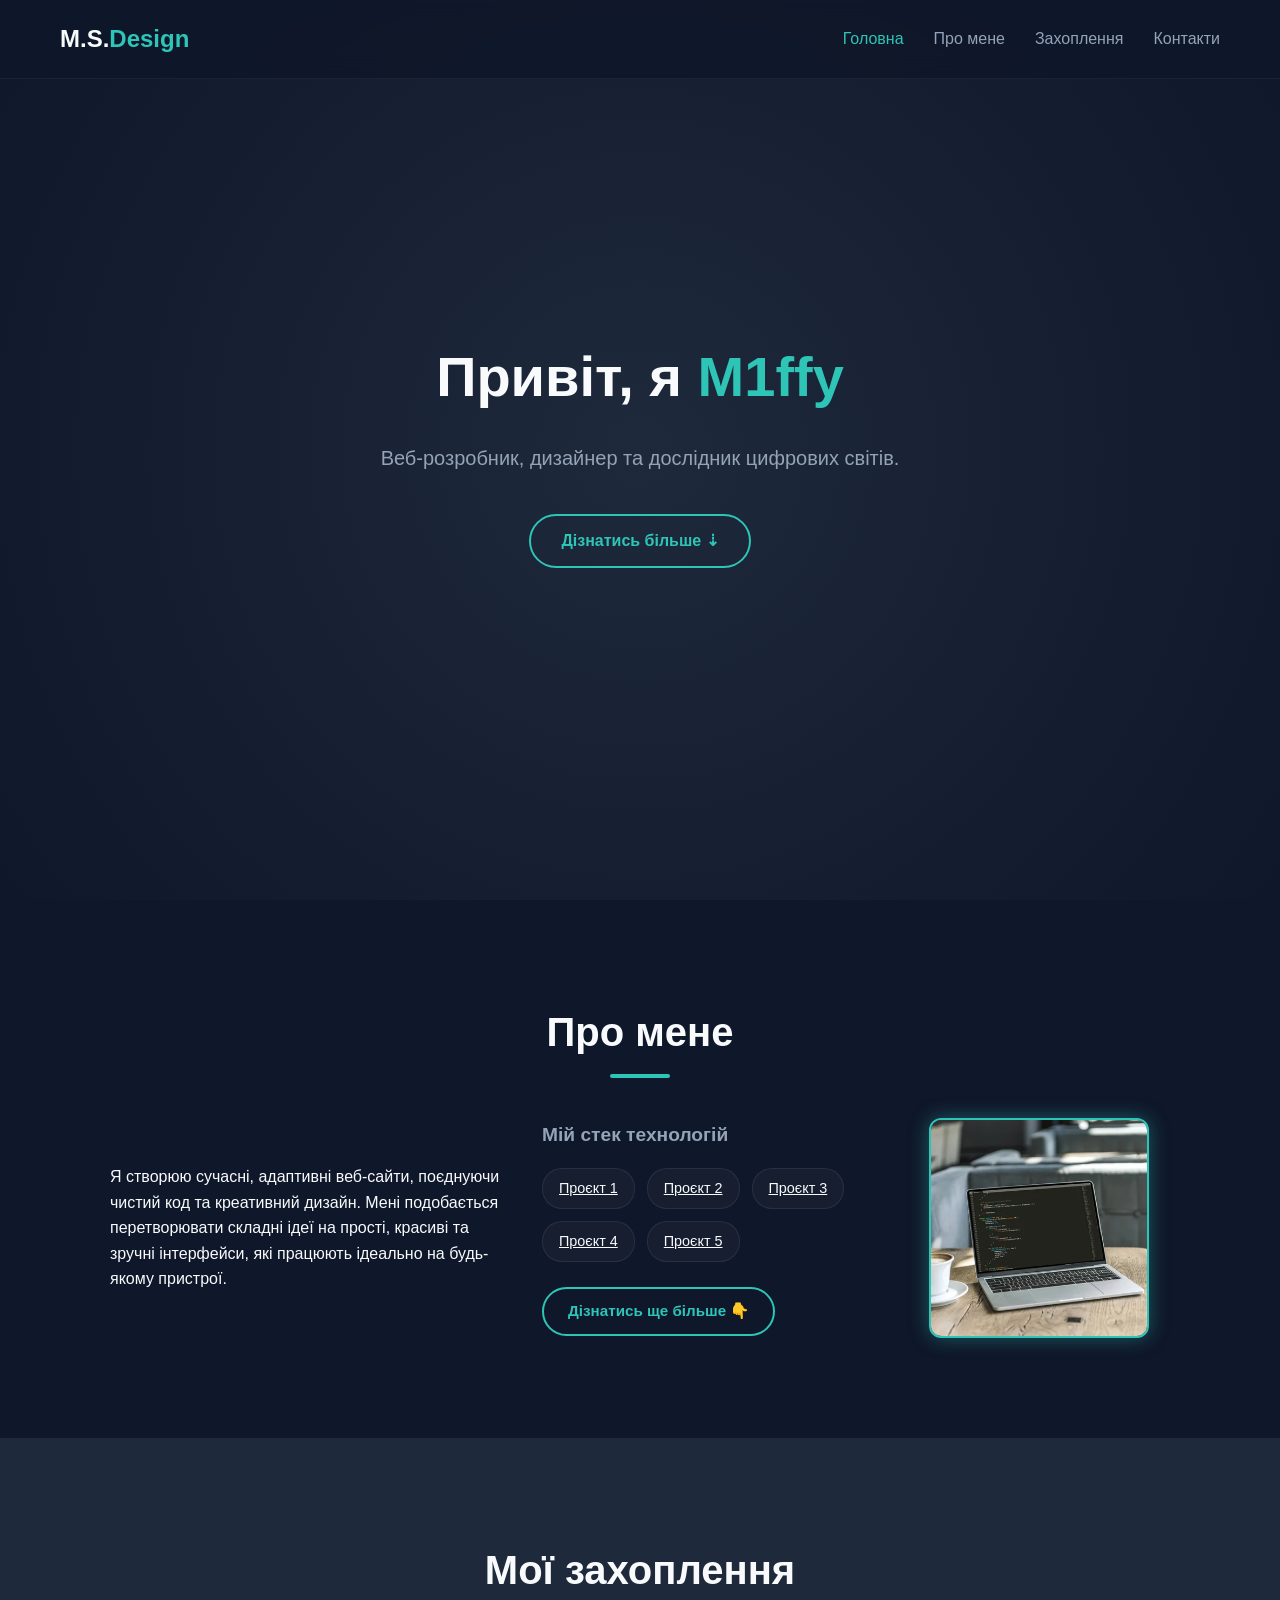
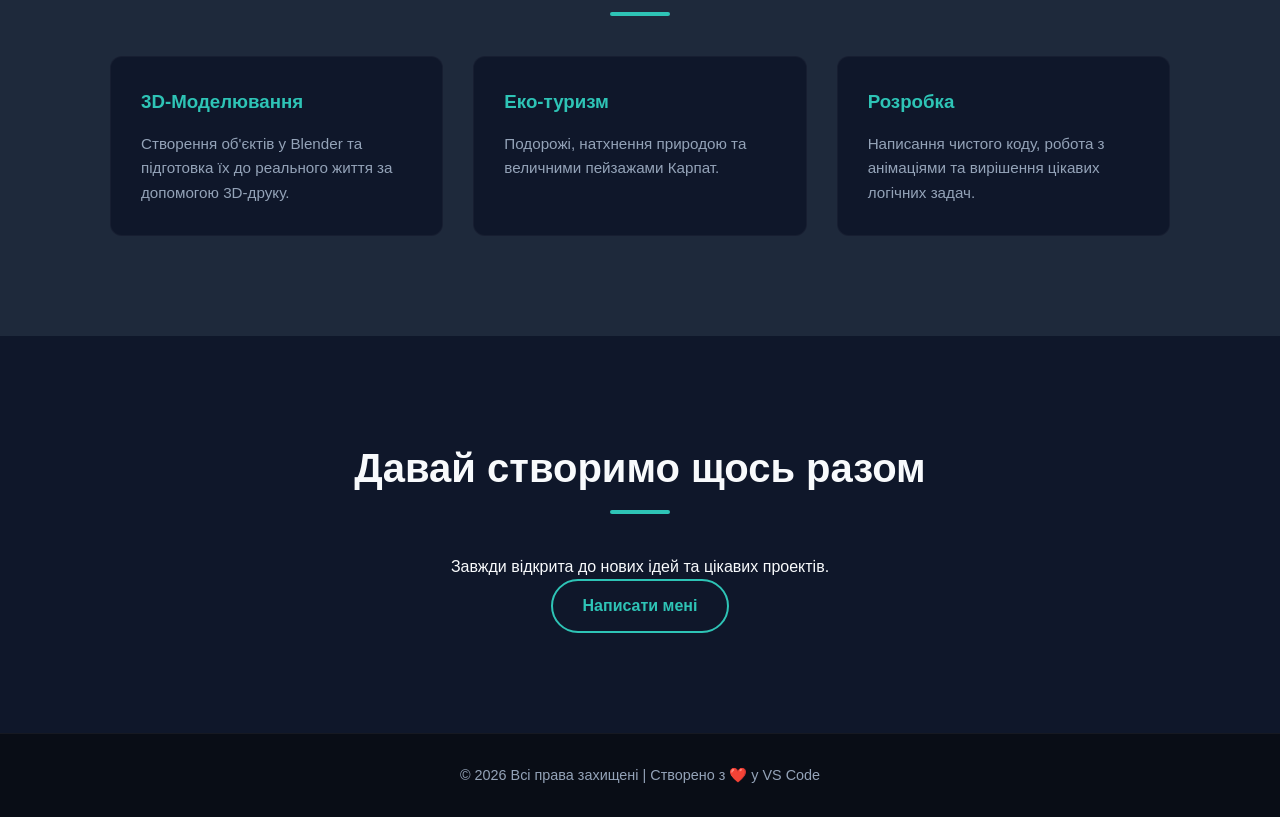
<file: index.html>
<!DOCTYPE html>
<html lang="uk">

<head>
    <meta charset="UTF-8">
    <meta name="viewport" content="width=device-width, initial-scale=1.0">
    <title>Мій Персональний Сайт</title>
    <link rel="stylesheet" href="styles.css">
</head>

<body>

    <header>
        <nav class="navbar">
            <a href="#" class="logo">M.S.<span>Design</span></a>
            <ul class="nav-menu">
                <li><a href="#home" class="nav-link active">Головна</a></li>
                <li><a href="#about" class="nav-link">Про мене</a></li>
                <li><a href="#hobbies" class="nav-link">Захоплення</a></li>
                <li><a href="#contacts" class="nav-link">Контакти</a></li>
            </ul>
            <div class="hamburger">
                <span class="bar"></span>
                <span class="bar"></span>
                <span class="bar"></span>
            </div>
        </nav>
    </header>

    <section id="home" class="hero">
        <div class="hero-content">
            <h1>Привіт, я <span class="highlight">M1ffy</span></h1>
            <p>Веб-розробник, дизайнер та дослідник цифрових світів.</p>
            <a href="#about" class="btn">Дізнатись більше ⇣ </a>
        </div>
    </section>

    <section id="about" class="section-padding">
        <div class="container">
            <h2>Про мене</h2>
            <div class="about-grid">

                <div class="about-box">
                    <p>Я створюю сучасні, адаптивні веб-сайти, поєднуючи чистий код та креативний дизайн. Мені
                        подобається перетворювати складні ідеї на прості, красиві та зручні інтерфейси, які працюють
                        ідеально на будь-якому пристрої.</p>
                </div>

                <div class="skills-wrapper">
                    <div class="skills-box">
                        <h3>Мій стек технологій</h3>

                        <a href="projekt1/index.html" class="skill-tag">Проєкт 1</a>
                        <a href="projekt2/index.html" class="skill-tag">Проєкт 2</a>
                        <a href="projekt3/index.html" class="skill-tag">Проєкт 3</a>
                        <a href="projekt4/index.html" class="skill-tag">Проєкт 4</a>
                        <a href="projekt5/index.html" class="skill-tag">Проєкт 5</a>
                    </div>
                    <a href="#hobbies" class="btn btn-more">Дізнатись ще більше 👇 </a>
                </div>

                <div class="about-img">

                    <img src="photo1.jpg.jpg" alt="M1ffy">
                </div>

            </div>
        </div>
    </section>

    <section id="hobbies" class="section-padding alternative-bg">
        <div class="container">
            <h2>Мої захоплення</h2>
            <div class="grid">
                <div class="card">
                    <h3>3D-Моделювання</h3>
                    <p>Створення об'єктів у Blender та підготовка їх до реального життя за допомогою 3D-друку.</p>
                </div>
                <div class="card">
                    <h3>Еко-туризм</h3>
                    <p>Подорожі, натхнення природою та величними пейзажами Карпат.</p>
                </div>
                <div class="card">
                    <h3>Розробка</h3>
                    <p>Написання чистого коду, робота з анімаціями та вирішення цікавих логічних задач.</p>
                </div>
            </div>
        </div>
    </section>

    <section id="contacts" class="section-padding">
        <div class="container text-center">
            <h2>Давай створимо щось разом</h2>
            <p>Завжди відкрита до нових ідей та цікавих проектів.</p>
            <a href="mailto:fili12121294@gmail.com" class="btn btn-glow">Написати мені</a>
        </div>
    </section>

    <footer>
        <p>&copy; 2026 Всі права захищені | Створено з ❤️ у VS Code</p>
    </footer>

    <script src="script.js"></script>
</body>

</html>
</file>
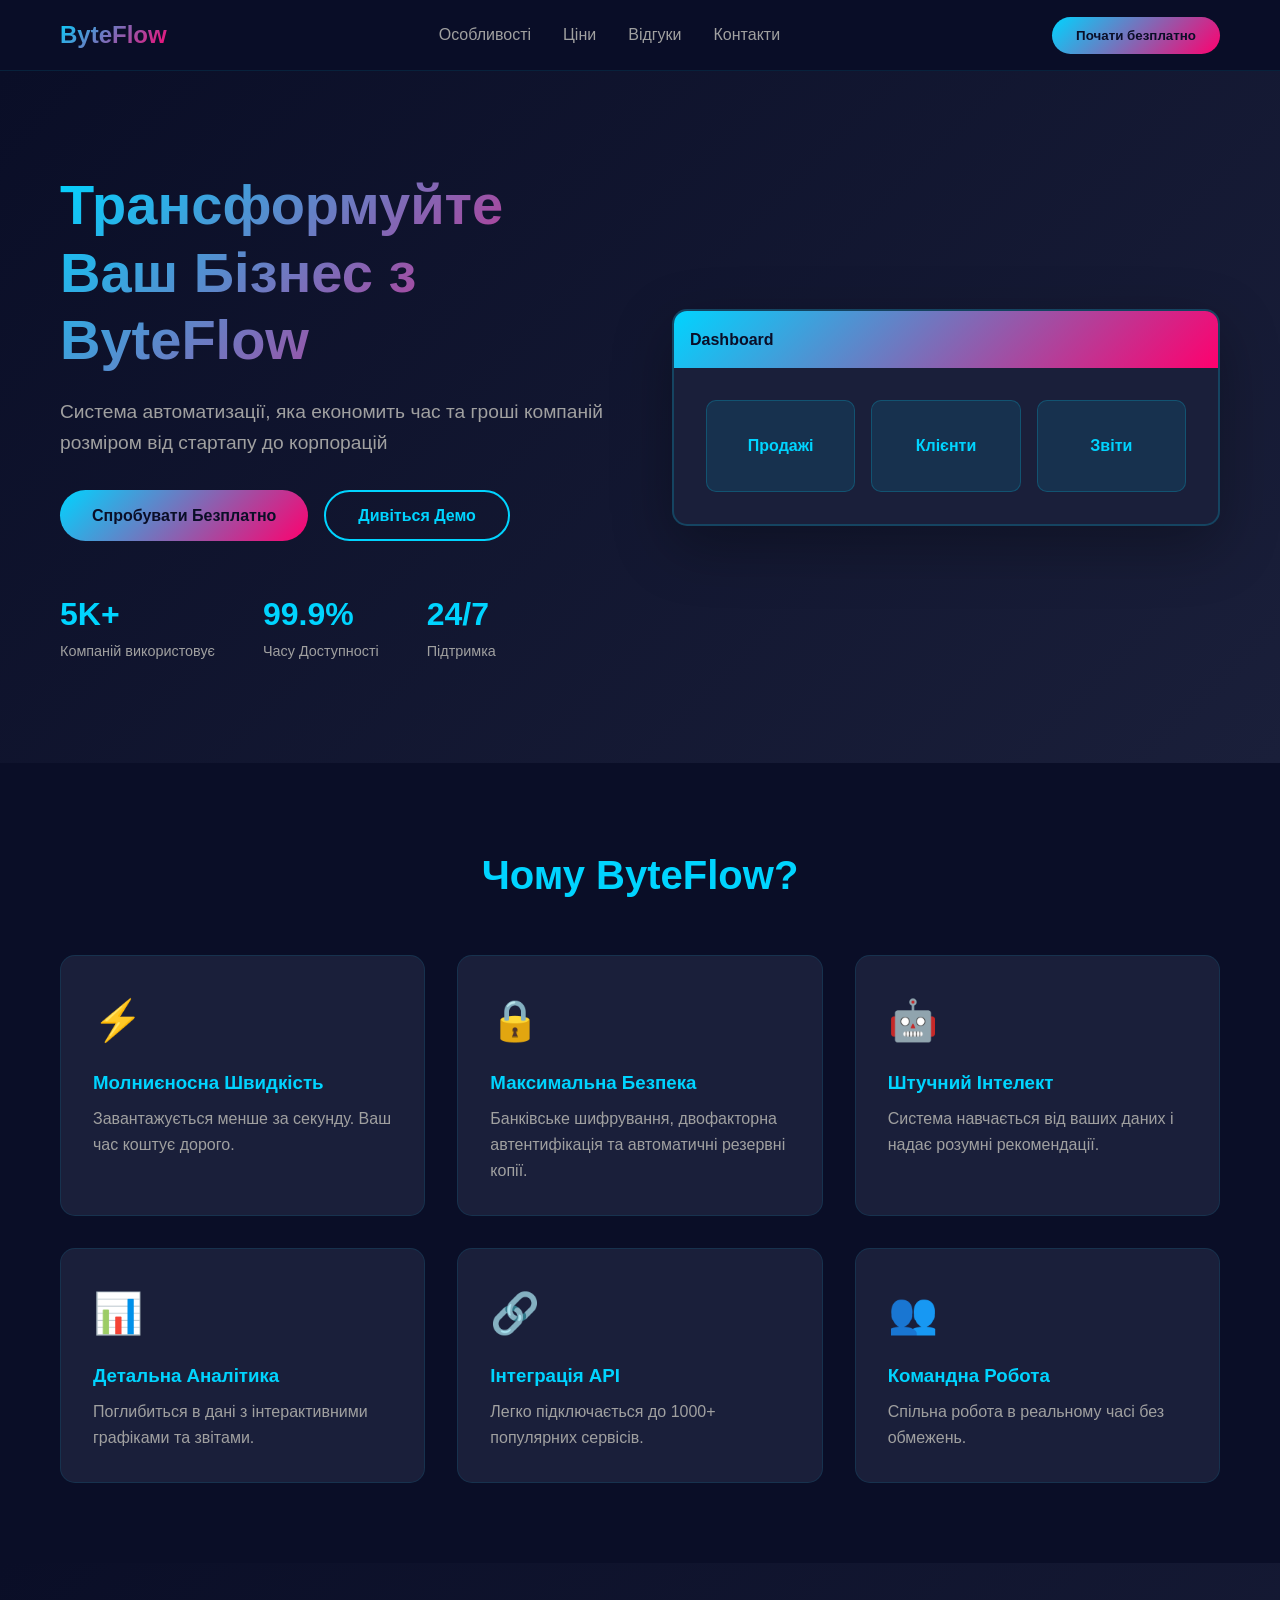
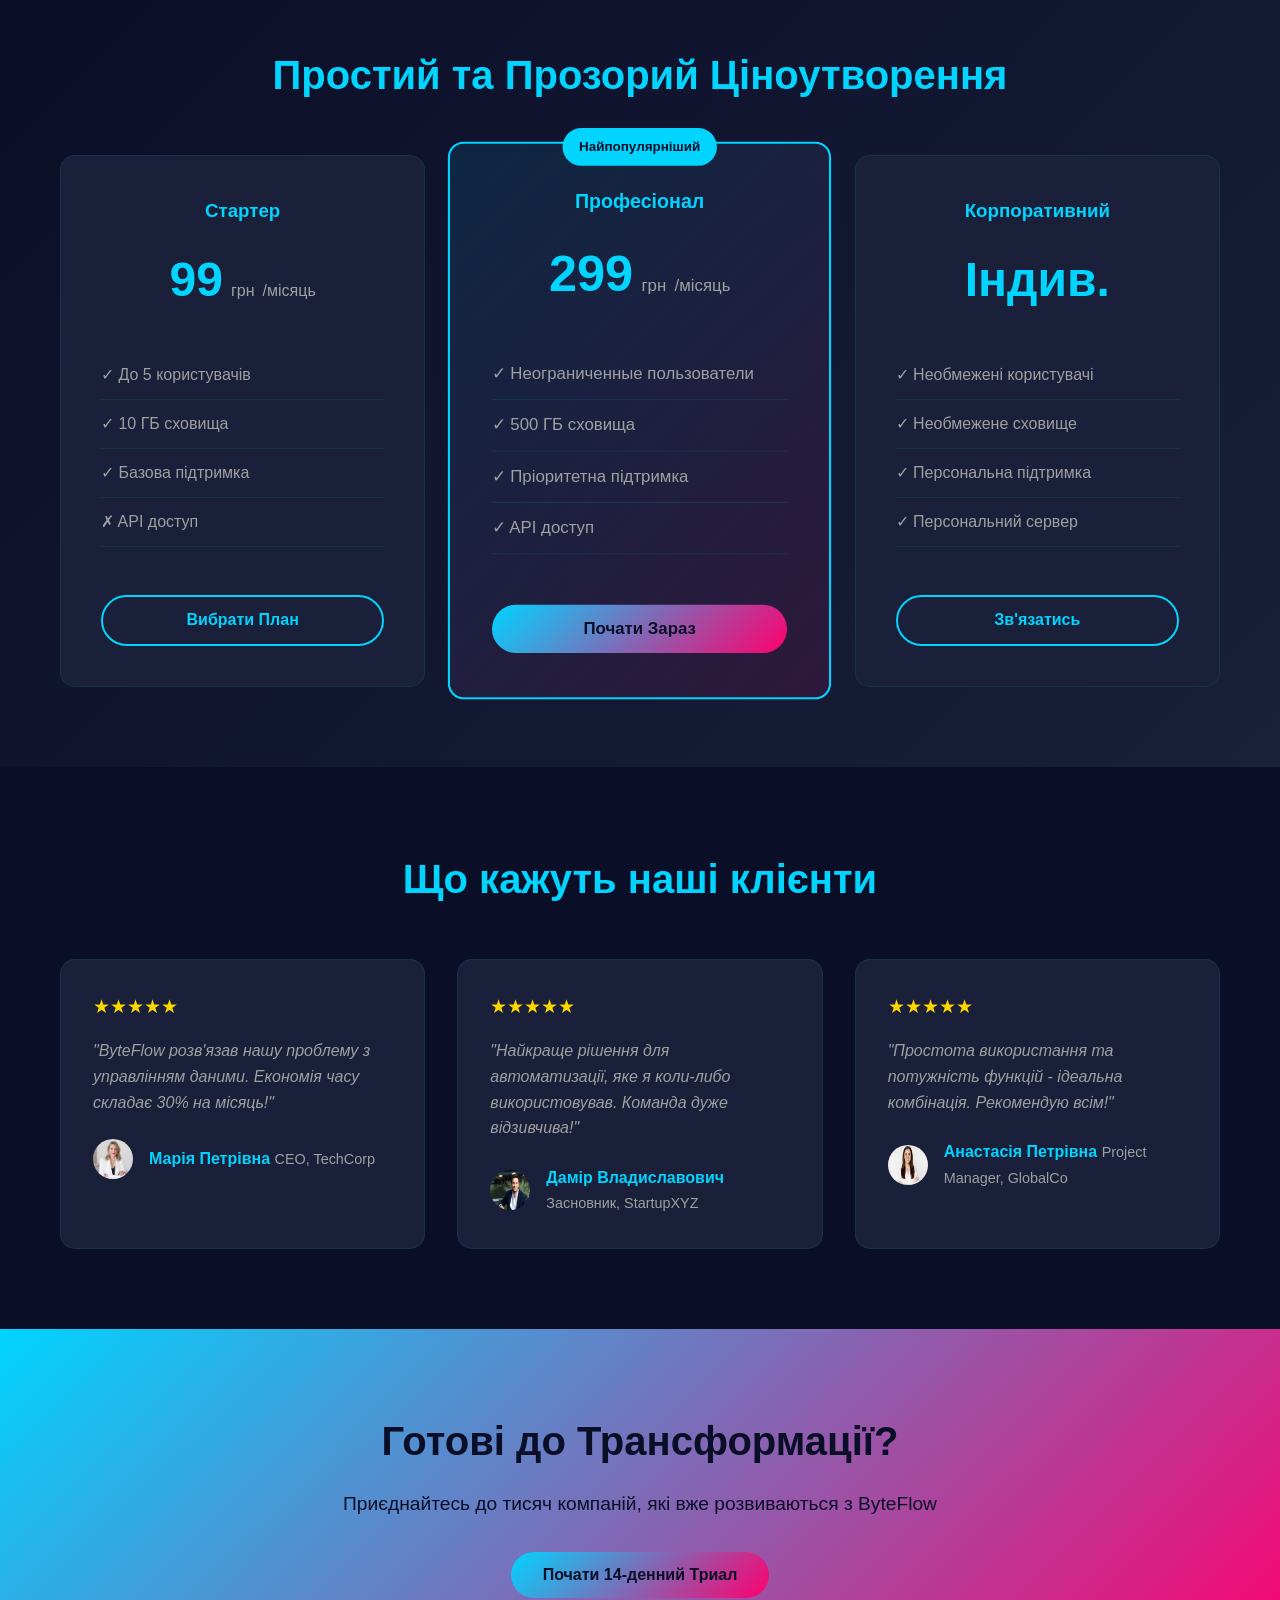
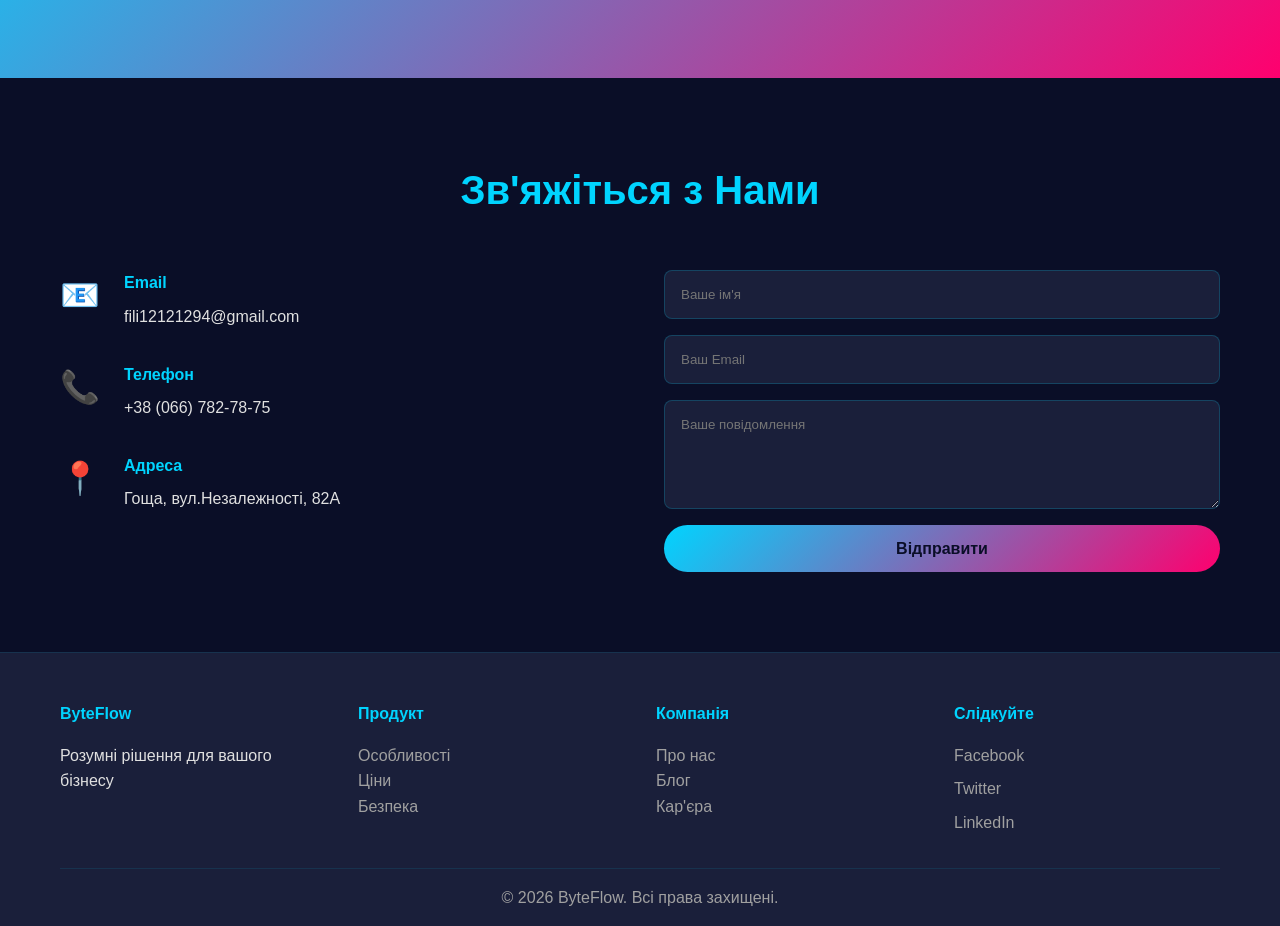
<file: projekt2/index.html>
<!DOCTYPE html>
<html lang="uk">
<head>
    <meta charset="UTF-8">
    <meta name="viewport" content="width=device-width, initial-scale=1.0">
    <title>ByteFlow - Розумні Рішення для Вашого Бізнесу</title>
    <link rel="stylesheet" href="styles.css">
</head>
<body>

    <nav class="navbar">
        <div class="container">
            <div class="logo">ByteFlow</div>
            <ul class="nav-menu">
                <li><a href="#features">Особливості</a></li>
                <li><a href="#pricing">Ціни</a></li>
                <li><a href="#testimonials">Відгуки</a></li>
                <li><a href="#contact">Контакти</a></li>
            </ul>
            <button class="cta-nav">Почати безплатно</button>
        </div>
    </nav>

    <section class="hero-section">
        <div class="container">
            <div class="hero-content">
                <h1>Трансформуйте Ваш Бізнес з ByteFlow</h1>
                <p>Система автоматизації, яка економить час та гроші компаній розміром від стартапу до корпорацій</p>
                <div class="hero-buttons">
                    <button class="btn btn-primary">Спробувати Безплатно</button>
                    <button class="btn btn-secondary">Дивіться Демо</button>
                </div>
                <div class="hero-stats">
                    <div class="stat">
                        <span class="number">5K+</span>
                        <span class="label">Компаній використовує</span>
                    </div>
                    <div class="stat">
                        <span class="number">99.9%</span>
                        <span class="label">Часу Доступності</span>
                    </div>
                    <div class="stat">
                        <span class="number">24/7</span>
                        <span class="label">Підтримка</span>
                    </div>
                </div>
            </div>
            <div class="hero-visual">
                <div class="dashboard-mockup">
                    <div class="mockup-header">Dashboard</div>
                    <div class="mockup-content">
                        <div class="mockup-card">Продажі</div>
                        <div class="mockup-card">Клієнти</div>
                        <div class="mockup-card">Звіти</div>
                    </div>
                </div>
            </div>
        </div>
    </section>

    <section id="features" class="features-section">
        <div class="container">
            <h2>Чому ByteFlow?</h2>
            <div class="features-grid">
                <div class="feature-card">
                    <div class="feature-icon">⚡</div>
                    <h3>Молниєносна Швидкість</h3>
                    <p>Завантажується менше за секунду. Ваш час коштує дорого.</p>
                </div>
                <div class="feature-card">
                    <div class="feature-icon">🔒</div>
                    <h3>Максимальна Безпека</h3>
                    <p>Банківське шифрування, двофакторна автентифікація та автоматичні резервні копії.</p>
                </div>
                <div class="feature-card">
                    <div class="feature-icon">🤖</div>
                    <h3>Штучний Інтелект</h3>
                    <p>Система навчається від ваших даних і надає розумні рекомендації.</p>
                </div>
                <div class="feature-card">
                    <div class="feature-icon">📊</div>
                    <h3>Детальна Аналітика</h3>
                    <p>Поглибиться в дані з інтерактивними графіками та звітами.</p>
                </div>
                <div class="feature-card">
                    <div class="feature-icon">🔗</div>
                    <h3>Інтеграція API</h3>
                    <p>Легко підключається до 1000+ популярних сервісів.</p>
                </div>
                <div class="feature-card">
                    <div class="feature-icon">👥</div>
                    <h3>Командна Робота</h3>
                    <p>Спільна робота в реальному часі без обмежень.</p>
                </div>
            </div>
        </div>
    </section>

    <section id="pricing" class="pricing-section">
        <div class="container">
            <h2>Простий та Прозорий Ціноутворення</h2>
            <div class="pricing-grid">
                <div class="pricing-card">
                    <h3>Стартер</h3>
                    <div class="price">
                        <span class="amount">99</span>
                        <span class="currency">грн</span>
                        <span class="period">/місяць</span>
                    </div>
                    <ul class="features-list">
                        <li>✓ До 5 користувачів</li>
                        <li>✓ 10 ГБ сховища</li>
                        <li>✓ Базова підтримка</li>
                        <li>✗ API доступ</li>
                    </ul>
                    <button class="btn btn-outline">Вибрати План</button>
                </div>
                <div class="pricing-card featured">
                    <div class="badge">Найпопулярніший</div>
                    <h3>Професіонал</h3>
                    <div class="price">
                        <span class="amount">299</span>
                        <span class="currency">грн</span>
                        <span class="period">/місяць</span>
                    </div>
                    <ul class="features-list">
                        <li>✓ Неограниченные пользователи</li>
                        <li>✓ 500 ГБ сховища</li>
                        <li>✓ Пріоритетна підтримка</li>
                        <li>✓ API доступ</li>
                    </ul>
                    <button class="btn btn-primary">Почати Зараз</button>
                </div>
                <div class="pricing-card">
                    <h3>Корпоративний</h3>
                    <div class="price">
                        <span class="amount">Індив.</span>
                    </div>
                    <ul class="features-list">
                        <li>✓ Необмежені користувачі</li>
                        <li>✓ Необмежене сховище</li>
                        <li>✓ Персональна підтримка</li>
                        <li>✓ Персональний сервер</li>
                    </ul>
                    <button class="btn btn-outline">Зв'язатись</button>
                </div>
            </div>
        </div>
    </section>

    <section id="testimonials" class="testimonials-section">
        <div class="container">
            <h2>Що кажуть наші клієнти</h2>
            <div class="testimonials-grid">
                <div class="testimonial-card">
                    <div class="stars">★★★★★</div>
                    <p>"ByteFlow розв'язав нашу проблему з управлінням даними. Економія часу складає 30% на місяць!"</p>
                    <div class="testimonial-author">
                        <img src="photo.jpg.jpg" alt="Аватар">
                        <div>
                            <strong>Марія Петрівна</strong>
                            <span>CEO, TechCorp</span>
                        </div>
                    </div>
                </div>
                <div class="testimonial-card">
                    <div class="stars">★★★★★</div>
                    <p>"Найкраще рішення для автоматизації, яке я коли-либо використовував. Команда дуже відзивчива!"</p>
                    <div class="testimonial-author">
                        <img src="photo1.jpg.jpg" alt="Аватар">
                        <div>
                            <strong>Дамір Владиславович</strong>
                            <span>Засновник, StartupXYZ</span>
                        </div>
                    </div>
                </div>
                <div class="testimonial-card">
                    <div class="stars">★★★★★</div>
                    <p>"Простота використання та потужність функцій - ідеальна комбінація. Рекомендую всім!"</p>
                    <div class="testimonial-author">
                        <img src="photo2.jpg.avif" alt="Аватар">
                        <div>
                            <strong>Анастасія Петрівна</strong>
                            <span>Project Manager, GlobalCo</span>
                        </div>
                    </div>
                </div>
            </div>
        </div>
    </section>

    <section class="cta-section">
        <div class="container">
            <h2>Готові до Трансформації?</h2>
            <p>Приєднайтесь до тисяч компаній, які вже розвиваються з ByteFlow</p>
            <button class="btn btn-primary">Почати 14-денний Триал</button>
        </div>
    </section>

    <section id="contact" class="contact-section">
        <div class="container">
            <h2>Зв'яжіться з Нами</h2>
            <div class="contact-content">
                <div class="contact-info">
                    <div class="info-item">
                        <span class="icon">📧</span>
                        <div>
                            <h4>Email</h4>
                            <p>fili12121294@gmail.com</p>
                        </div>
                    </div>
                    <div class="info-item">
                        <span class="icon">📞</span>
                        <div>
                            <h4>Телефон</h4>
                            <p>+38 (066) 782-78-75</p>
                        </div>
                    </div>
                    <div class="info-item">
                        <span class="icon">📍</span>
                        <div>
                            <h4>Адреса</h4>
                            <p>Гоща, вул.Незалежності, 82А</p>
                        </div>
                    </div>
                </div>
                <form class="contact-form">
                    <input type="text" placeholder="Ваше ім'я" required>
                    <input type="email" placeholder="Ваш Email" required>
                    <textarea placeholder="Ваше повідомлення" rows="5" required></textarea>
                    <button type="submit" class="btn btn-primary">Відправити</button>
                </form>
            </div>
        </div>
    </section>

    <footer class="footer">
        <div class="container">
            <div class="footer-content">
                <div class="footer-section">
                    <h4>ByteFlow</h4>
                    <p>Розумні рішення для вашого бізнесу</p>
                </div>
                <div class="footer-section">
                    <h4>Продукт</h4>
                    <ul>
                        <li><a href="#">Особливості</a></li>
                        <li><a href="#">Ціни</a></li>
                        <li><a href="#">Безпека</a></li>
                    </ul>
                </div>
                <div class="footer-section">
                    <h4>Компанія</h4>
                    <ul>
                        <li><a href="#">Про нас</a></li>
                        <li><a href="#">Блог</a></li>
                        <li><a href="#">Кар'єра</a></li>
                    </ul>
                </div>
                <div class="footer-section">
                    <h4>Слідкуйте</h4>
                    <div class="social-links">
                        <a href="#">Facebook</a>
                        <a href="#">Twitter</a>
                        <a href="#">LinkedIn</a>
                    </div>
                </div>
            </div>
            <div class="footer-bottom">
                <p>&copy; 2026 ByteFlow. Всі права захищені.</p>
            </div>
        </div>
    </footer>

    <script src="script.js"></script>
</body>
</html>
</file>
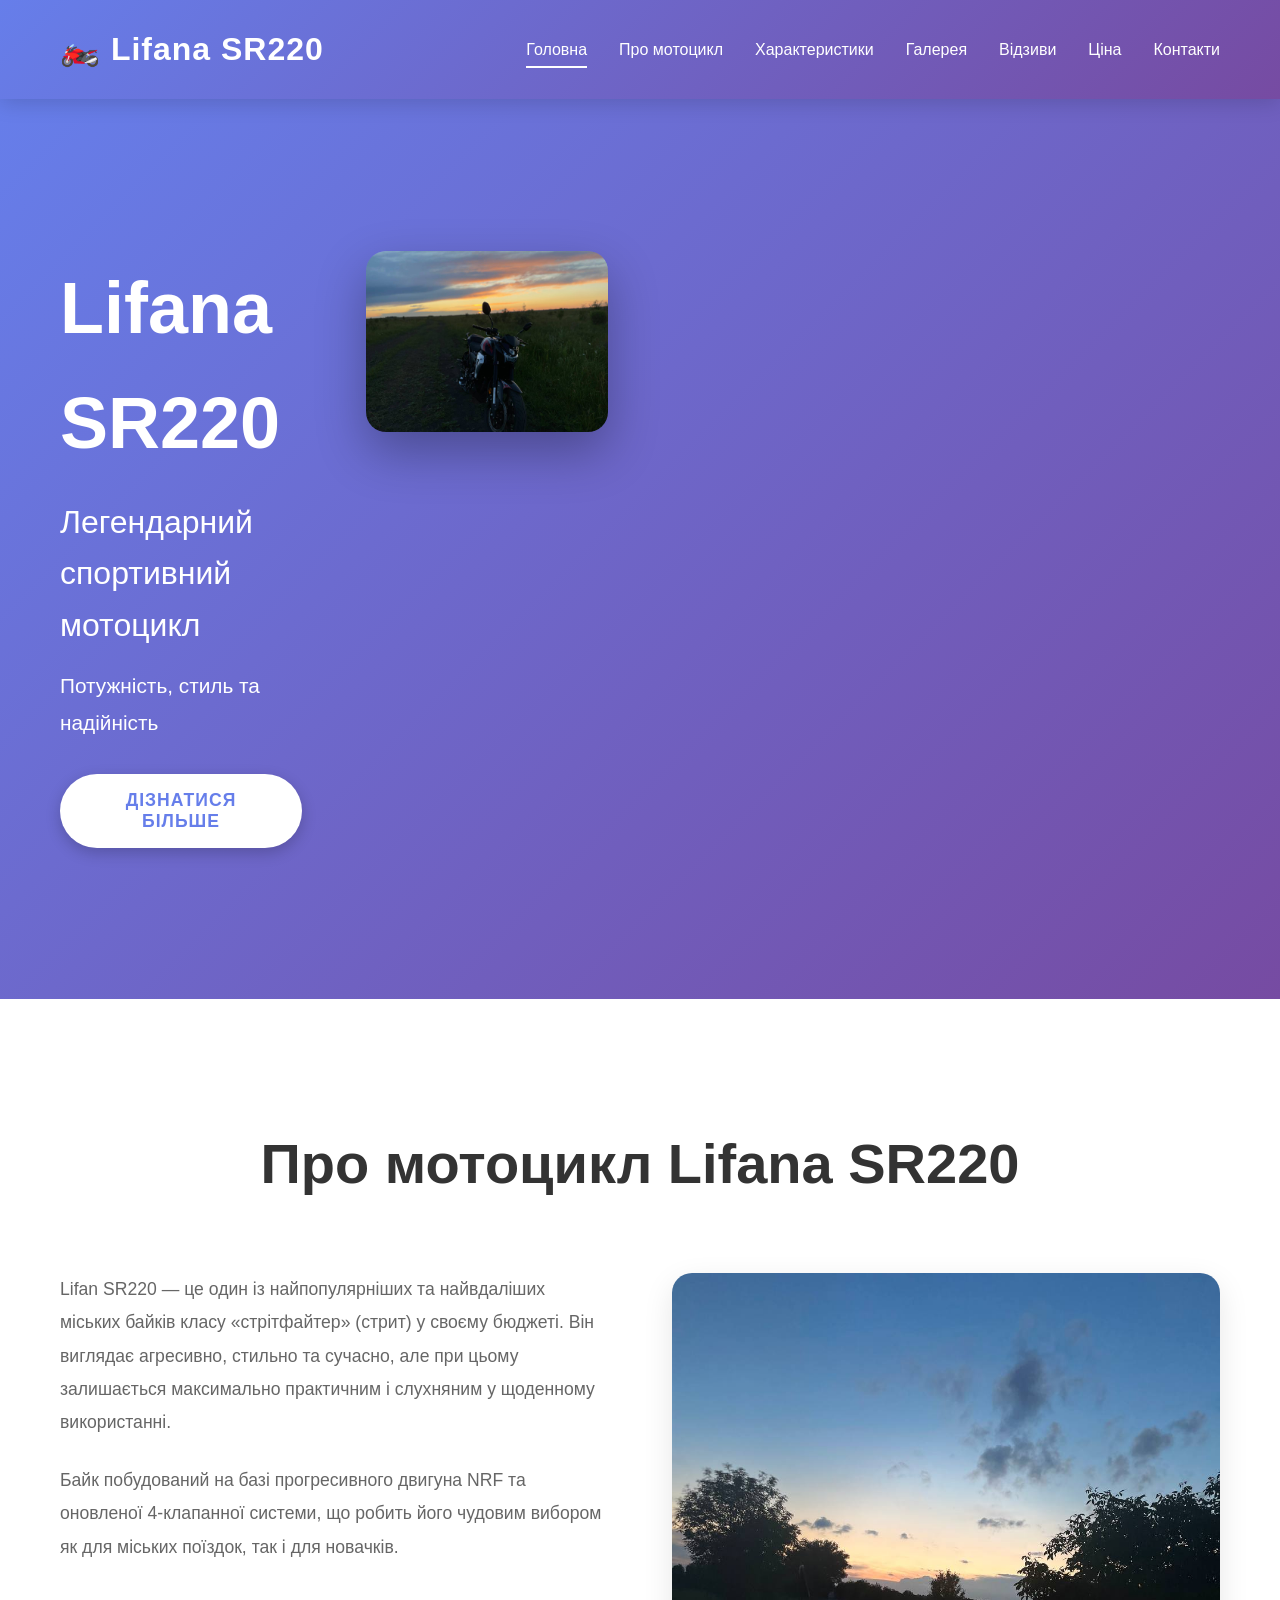
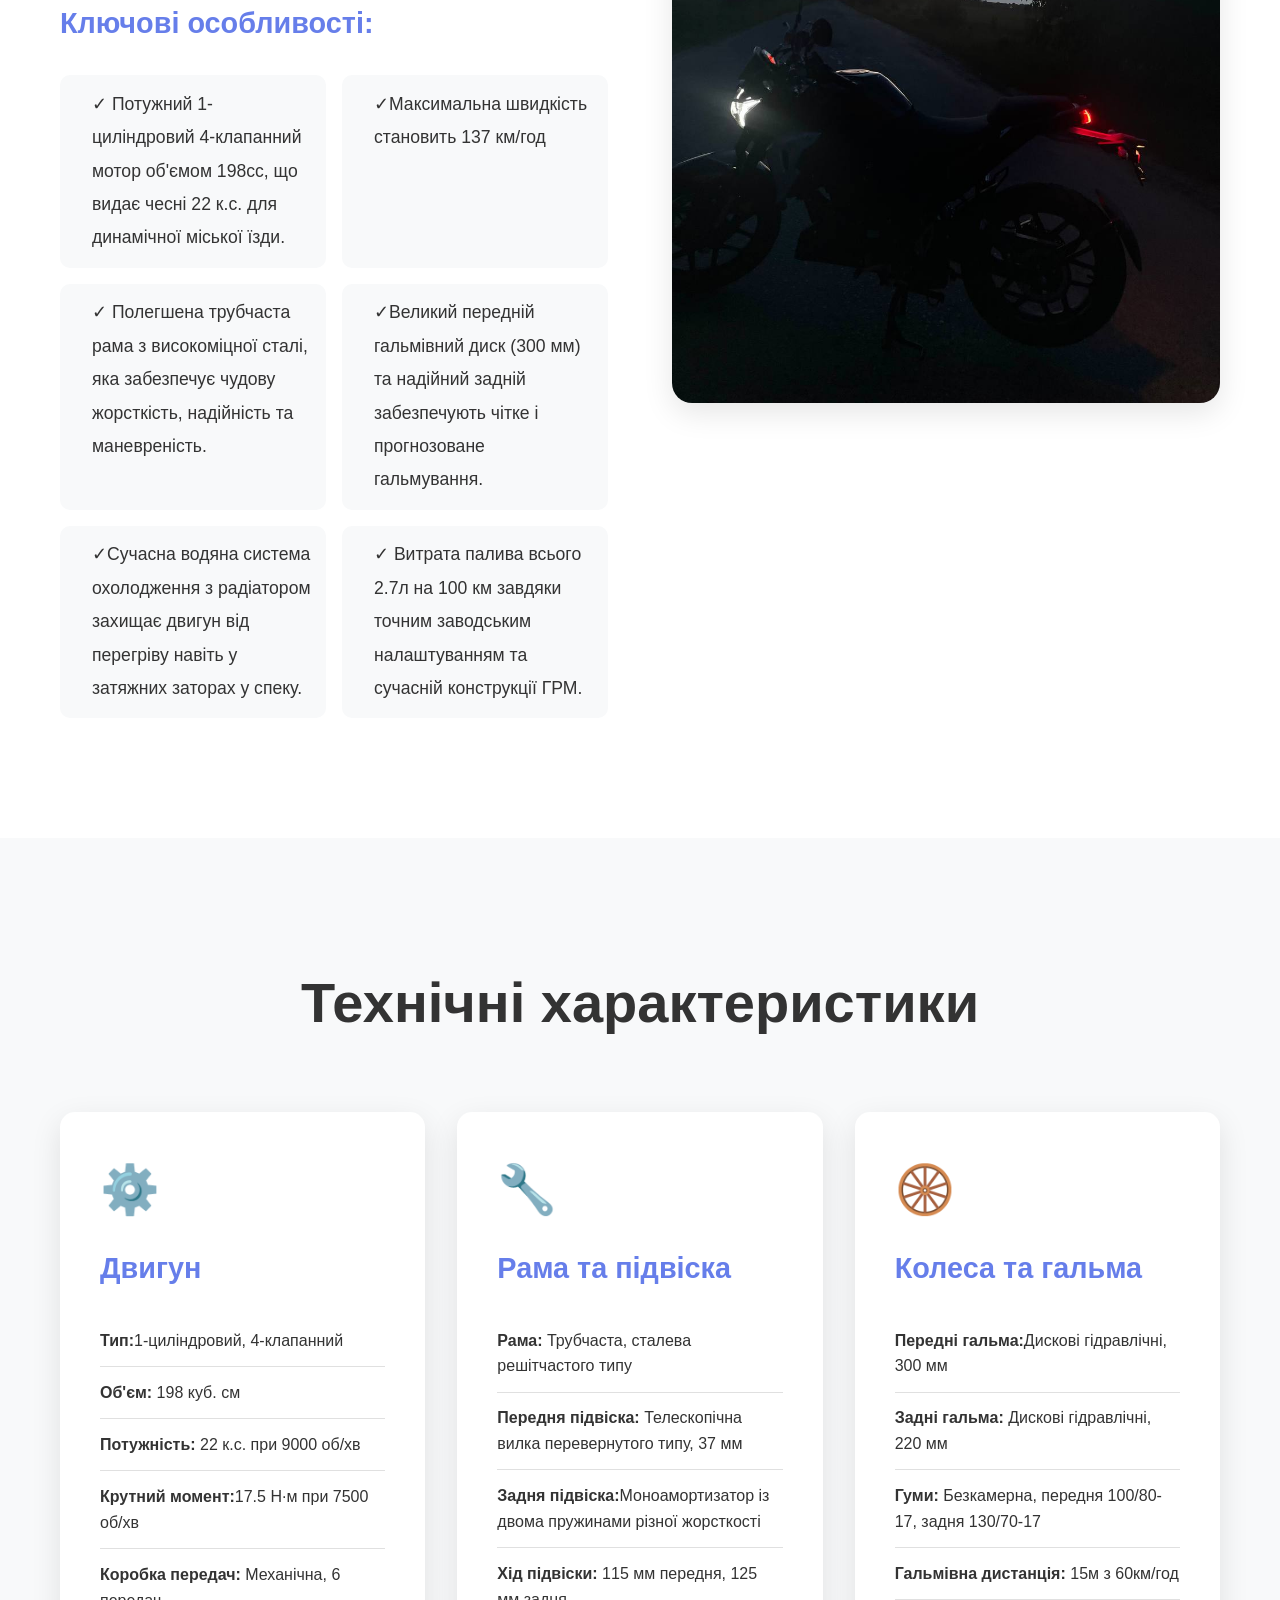
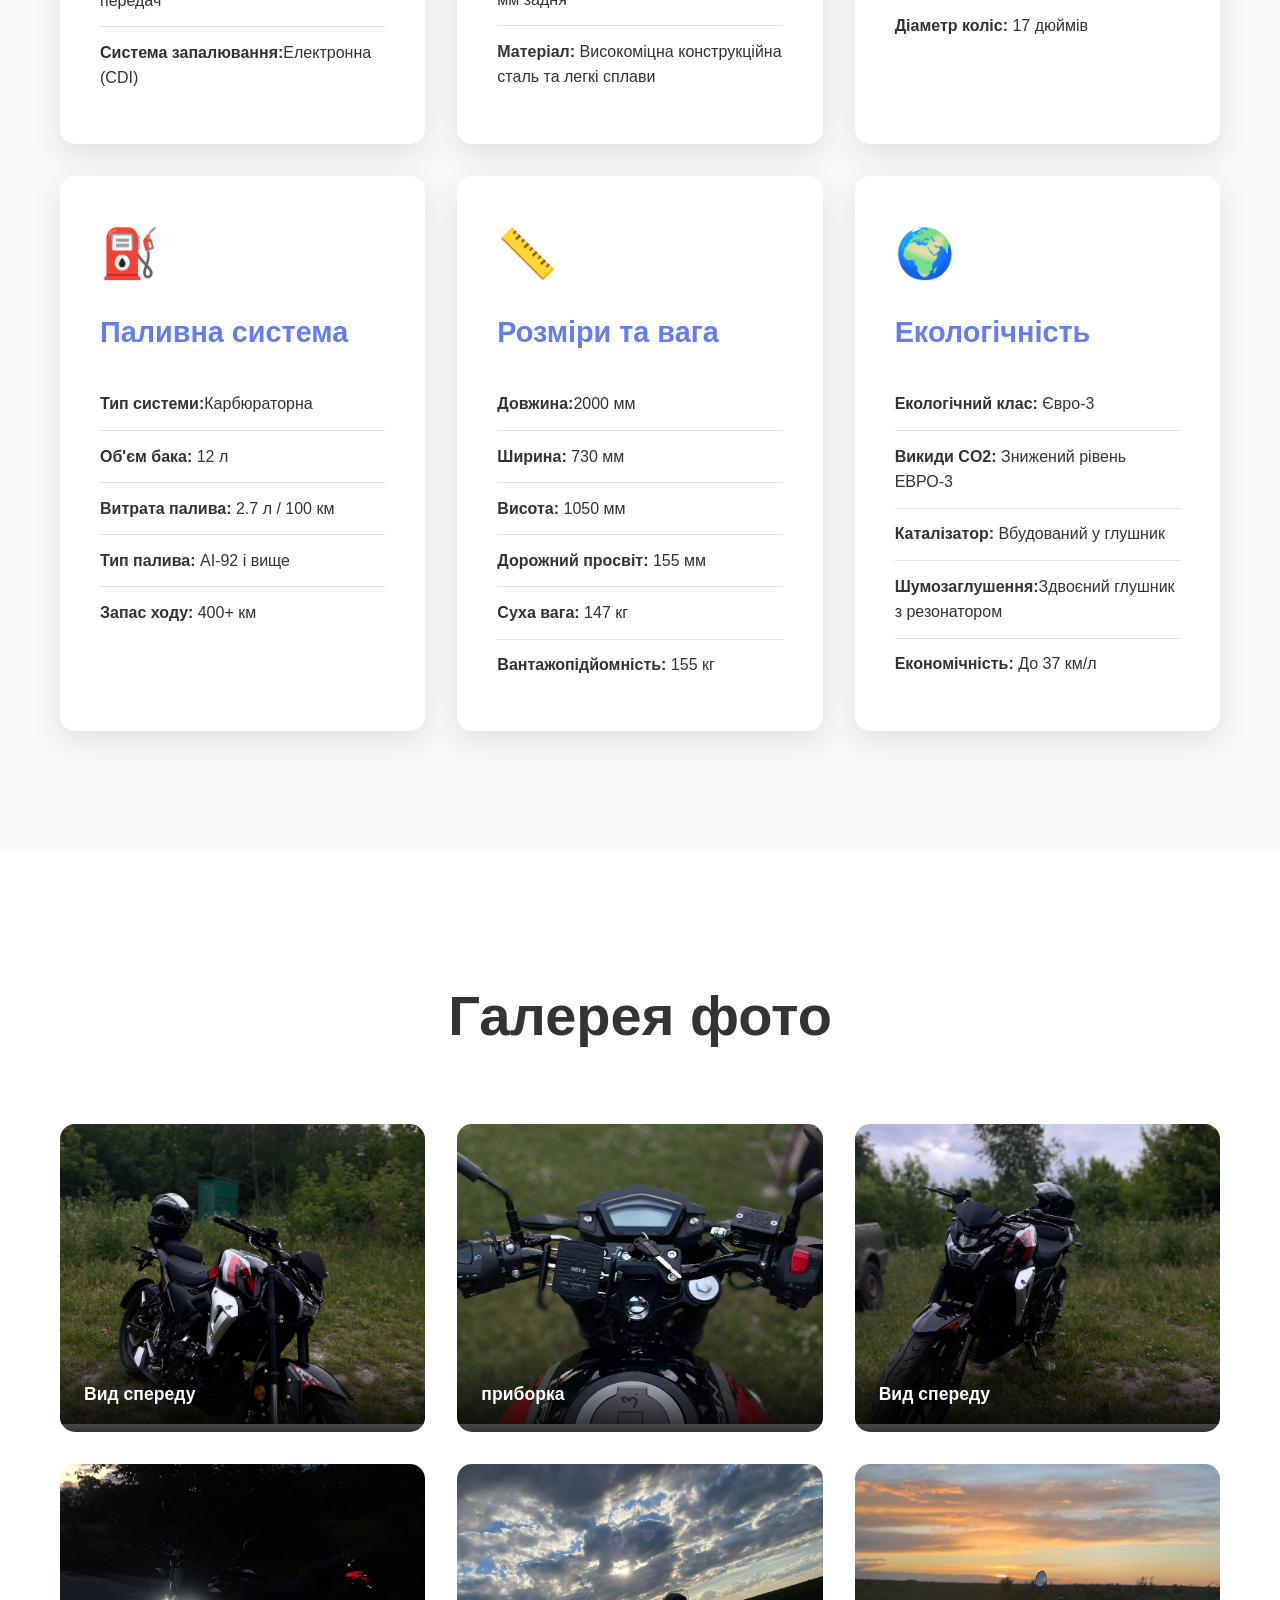
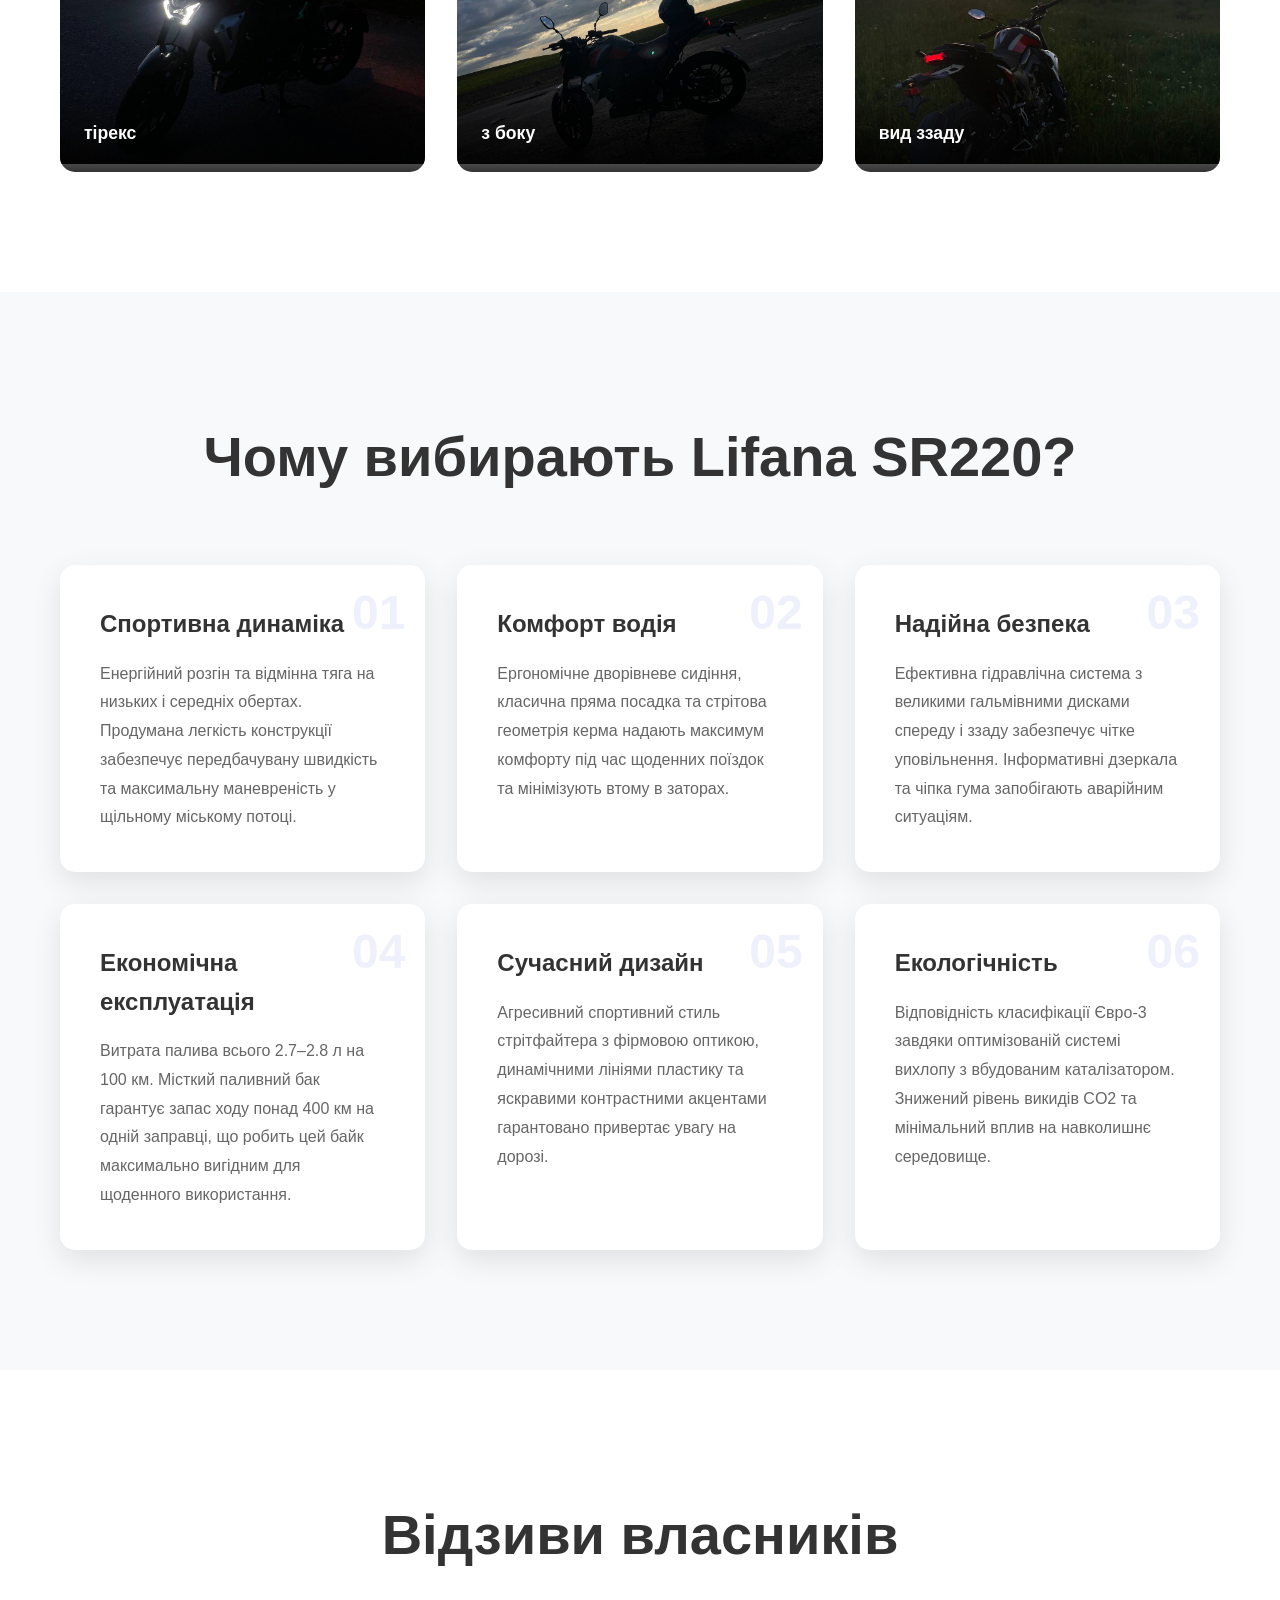
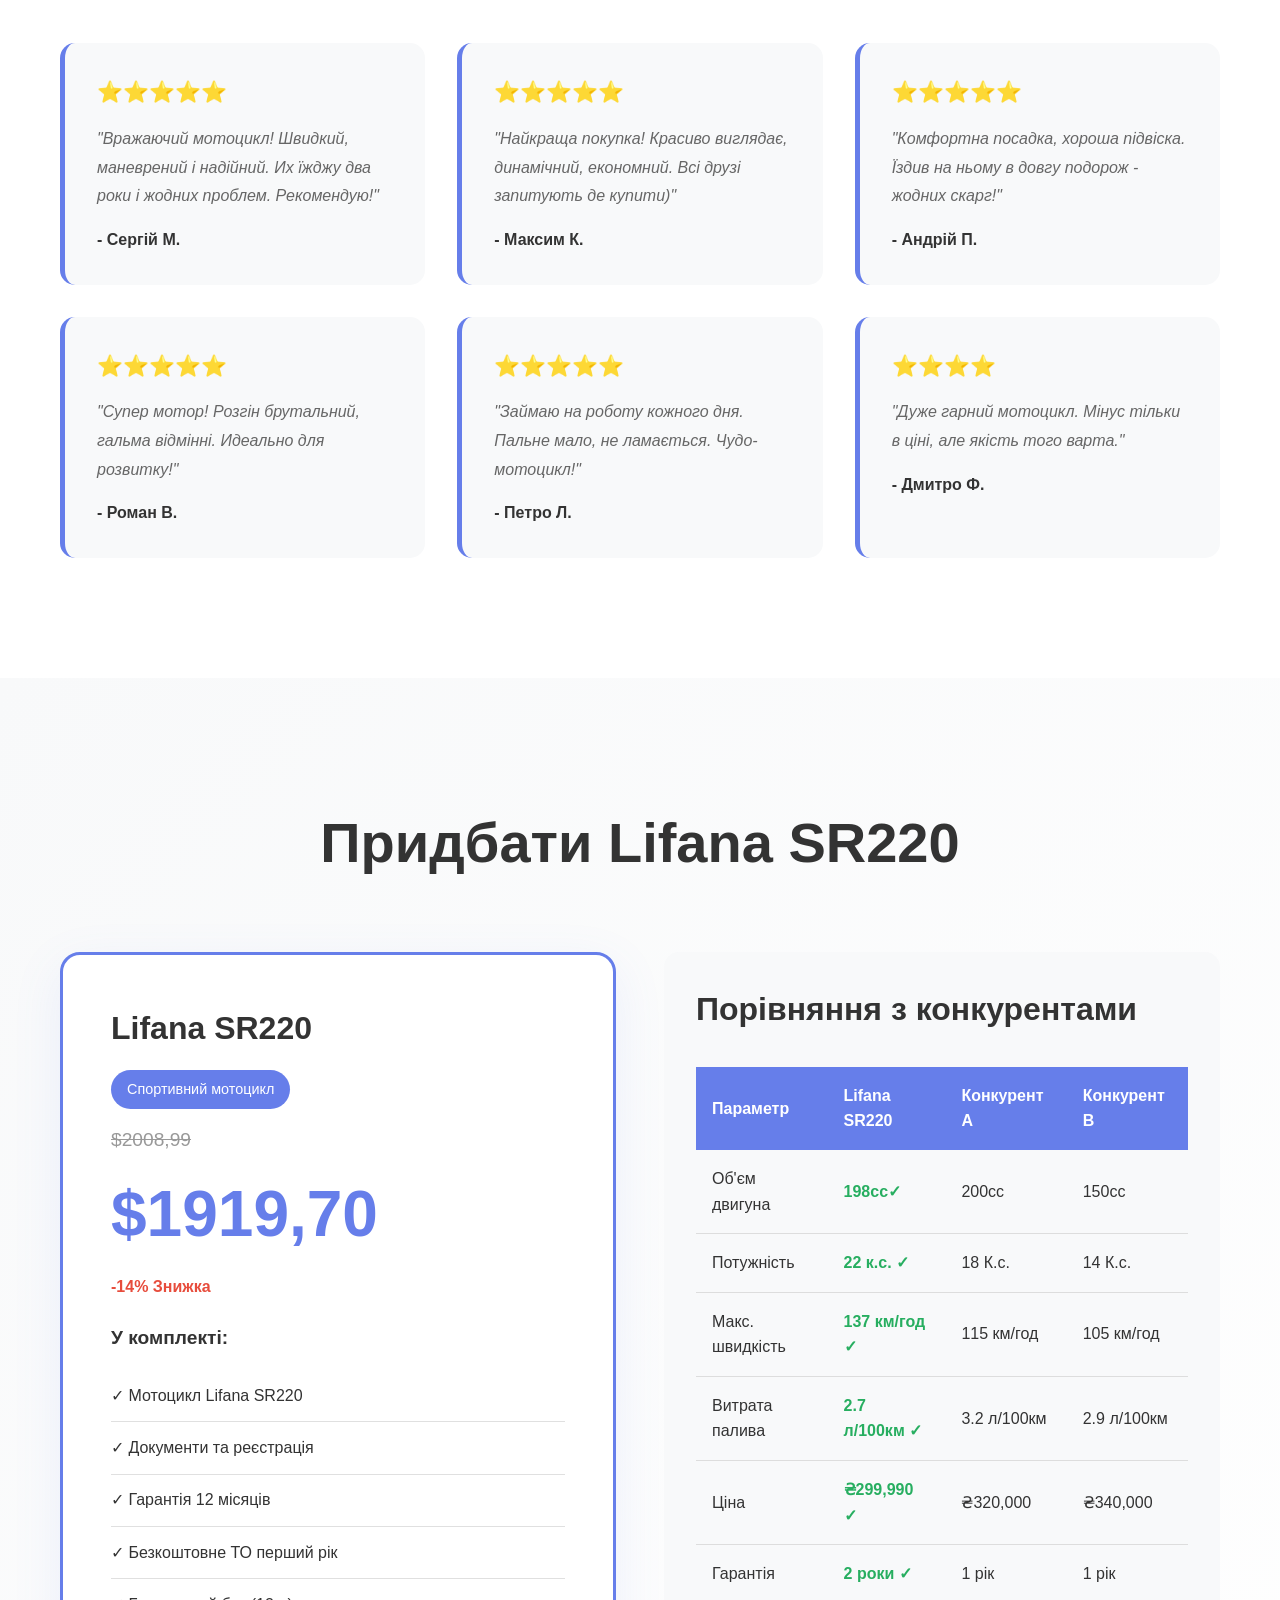
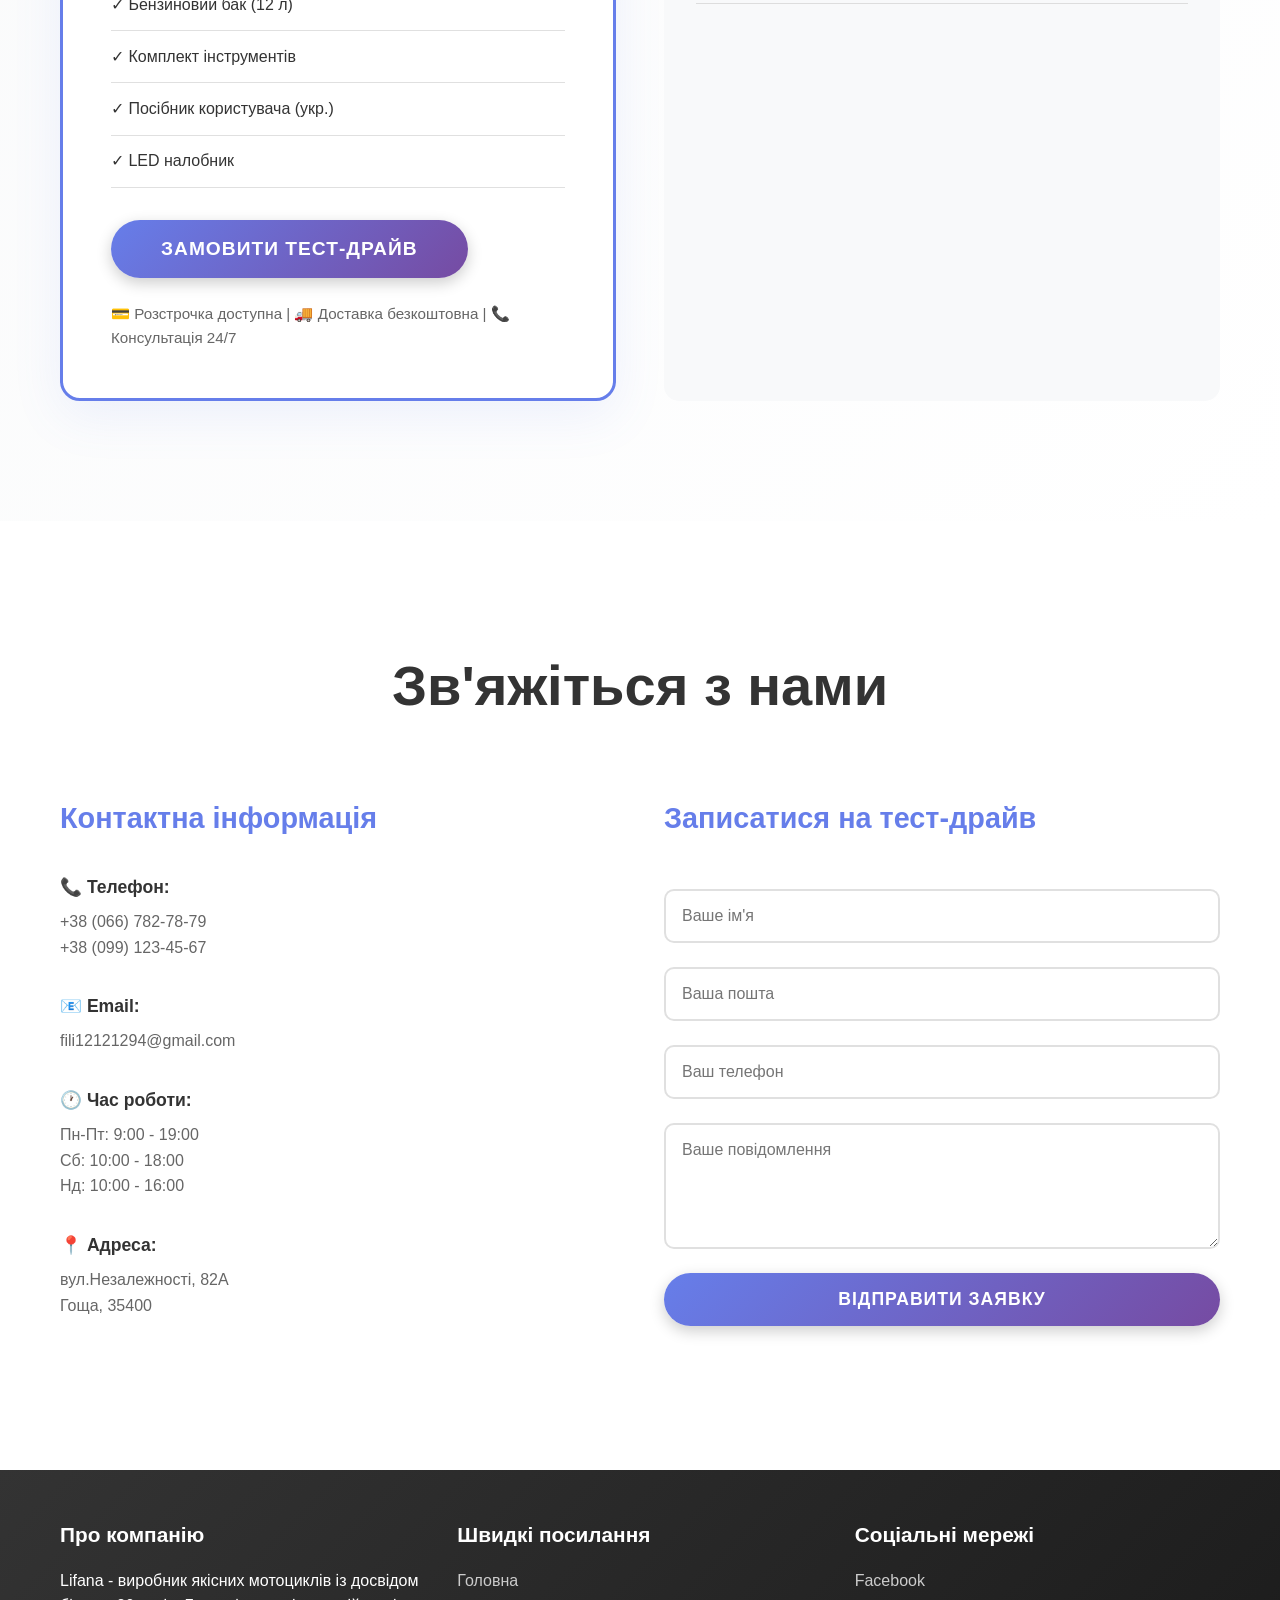
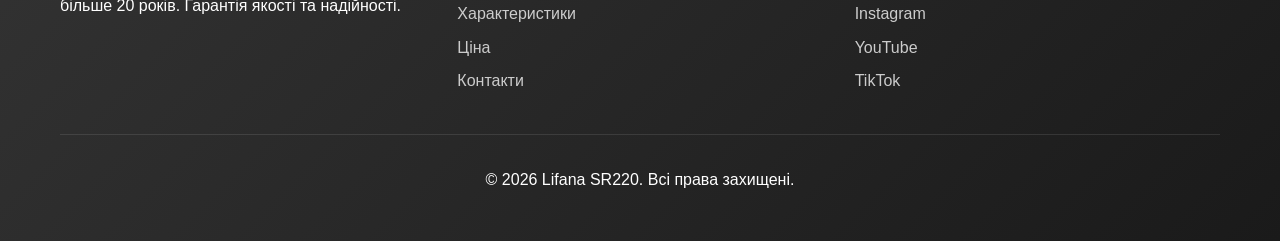
<file: projekt3/index.html>
<!DOCTYPE html>
<html lang="uk">
<head>
    <meta charset="UTF-8">
    <meta name="viewport" content="width=device-width, initial-scale=1.0">
    <title>Lifana SR220 - Спортивний мотоцикл</title>
    <link rel="stylesheet" href="styles.css">
</head>
<body>
    <!-- Навігація -->
    <nav class="navbar">
        <div class="container">
            <div class="logo">🏍️ Lifana SR220</div>
            <ul class="nav-links">
                <li><a href="#home">Головна</a></li>
                <li><a href="#about">Про мотоцикл</a></li>
                <li><a href="#specs">Характеристики</a></li>
                <li><a href="#gallery">Галерея</a></li>
                <li><a href="#reviews">Відзиви</a></li>
                <li><a href="#price">Ціна</a></li>
                <li><a href="#contact">Контакти</a></li>
            </ul>
        </div>
    </nav>

    <!-- Героїчна секція -->
    <section id="home" class="hero">
        <div class="container">
            <div class="hero-content">
                <div class="hero-text">
                    <h1>Lifana SR220</h1>
                    <p class="subtitle">Легендарний спортивний мотоцикл</p>
                    <p class="description">Потужність, стиль та надійність </p>
                    <button class="btn btn-hero">Дізнатися більше</button>
                </div>
                <div class="hero-image">
                    <img src="photo.jpg.jpg" alt="Lifana SR220">
                </div>
            </div>
        </div>
    </section>

    <!-- Про мотоцикл -->
    <section id="about" class="about">
        <div class="container">
            <h2>Про мотоцикл Lifana SR220</h2>
            <div class="about-content">
                <div class="about-text">
                    <p>Lifan SR220 — це один із найпопулярніших та найвдаліших міських байків класу «стрітфайтер» (стрит) у своєму бюджеті. Він виглядає агресивно, стильно та сучасно, але при цьому залишається максимально практичним і слухняним у щоденному використанні.</p>
                    
                    <p>Байк побудований на базі прогресивного двигуна NRF та оновленої 4-клапанної системи, що робить його чудовим вибором як для міських поїздок, так і для новачків.</p>

                    <h3>Ключові особливості:</h3>
                    <ul class="benefits-list">
                        <li>✓ Потужний 1-циліндровий 4-клапанний мотор об'ємом 198cc, що видає чесні 22 к.с. для динамічної міської їзди.</li>
                        <li>✓Максимальна швидкість становить 137 км/год</li>
                        <li>✓ Полегшена трубчаста рама з високоміцної сталі, яка забезпечує чудову жорсткість, надійність та маневреність.</li>
                        <li>✓Великий передній гальмівний диск (300 мм) та надійний задній забезпечують чітке і прогнозоване гальмування.</li>
                        <li>✓Сучасна водяна система охолодження з радіатором захищає двигун від перегріву навіть у затяжних заторах у спеку.</li>
                        <li>✓ Витрата палива всього 2.7л на 100 км завдяки точним заводським налаштуванням та сучасній конструкції ГРМ.</li>
                    </ul>
                </div>
                <div class="about-image">
                    <img src="photo7.jpg.jpg" alt="Вид збоку">
                </div>
            </div>
        </div>
    </section>

    <!-- Характеристики -->
    <section id="specs" class="specs">
        <div class="container">
            <h2>Технічні характеристики</h2>
            
            <div class="specs-grid">
                <div class="spec-card">
                    <div class="spec-icon">⚙️</div>
                    <h3>Двигун</h3>
                    <ul>
                        <li><strong>Тип:</strong>1-циліндровий, 4-клапанний</li>
                        <li><strong>Об'єм:</strong> 198 куб. см</li>
                        <li><strong>Потужність:</strong> 22 к.с. при 9000 об/хв</li>
                        <li><strong>Крутний момент:</strong>17.5 Н·м при 7500 об/хв</li>
                        <li><strong>Коробка передач:</strong> Механічна, 6 передач</li>
                        <li><strong>Система запалювання:</strong>Електронна (CDI)</li>
                    </ul>
                </div>

                <div class="spec-card">
                    <div class="spec-icon">🔧</div>
                    <h3>Рама та підвіска</h3>
                    <ul>
                        <li><strong>Рама:</strong> Трубчаста, сталева решітчастого типу</li>
                        <li><strong>Передня підвіска:</strong> Телескопічна вилка перевернутого типу, 37 мм</li>
                        <li><strong>Задня підвіска:</strong>Моноамортизатор із двома пружинами різної жорсткості</li>
                        <li><strong>Хід підвіски:</strong> 115 мм передня, 125 мм задня</li>
                        <li><strong>Матеріал:</strong> Високоміцна конструкційна сталь та легкі сплави</li>
                    </ul>
                </div>

                <div class="spec-card">
                    <div class="spec-icon">🛞</div>
                    <h3>Колеса та гальма</h3>
                    <ul>
                        <li><strong>Передні гальма:</strong>Дискові гідравлічні, 300 мм</li>
                        <li><strong>Задні гальма:</strong> Дискові гідравлічні, 220 мм</li>
                        <li><strong>Гуми:</strong> Безкамерна, передня 100/80-17, задня 130/70-17</li>
                        <li><strong>Гальмівна дистанція:</strong> 15м з 60км/год</li>
                        <li><strong>Діаметр коліс:</strong> 17 дюймів</li>
                    </ul>
                </div>

                <div class="spec-card">
                    <div class="spec-icon">⛽</div>
                    <h3>Паливна система</h3>
                    <ul>
                        <li><strong>Тип системи:</strong>Карбюраторна</li>
                        <li><strong>Об'єм бака:</strong> 12 л</li>
                        <li><strong>Витрата палива:</strong> 2.7 л / 100 км</li>
                        <li><strong>Тип палива:</strong> АІ-92 і вище</li>
                        <li><strong>Запас ходу:</strong> 400+ км</li>
                    </ul>
                </div>

                <div class="spec-card">
                    <div class="spec-icon">📏</div>
                    <h3>Розміри та вага</h3>
                    <ul>
                        <li><strong>Довжина:</strong>2000 мм</li>
                        <li><strong>Ширина:</strong> 730 мм</li>
                        <li><strong>Висота:</strong> 1050 мм</li>
                        <li><strong>Дорожний просвіт:</strong> 155 мм</li>
                        <li><strong>Суха вага:</strong> 147 кг</li>
                        <li><strong>Вантажопідйомність:</strong> 155 кг</li>
                    </ul>
                </div>

                <div class="spec-card">
                    <div class="spec-icon">🌍</div>
                    <h3>Екологічність</h3>
                    <ul>
                        <li><strong>Екологічний клас:</strong> Євро-3</li>
                        <li><strong>Викиди CO2:</strong> Знижений рівень ЕВРО-3</li>
                        <li><strong>Каталізатор:</strong> Вбудований у глушник</li>
                        <li><strong>Шумозаглушення:</strong>Здвоєний глушник з резонатором</li>
                        <li><strong>Економічність:</strong> До 37 км/л</li>
                    </ul>
                </div>
            </div>
        </div>
    </section>

    <!-- Галерея фото -->
    <section id="gallery" class="gallery">
        <div class="container">
            <h2>Галерея фото</h2>
            <div class="gallery-grid">
                <div class="gallery-item">
                    <img src="photo1.jpg.jpg" alt="Вид спереду">
                    <p>Вид спереду</p>
                </div>
                <div class="gallery-item">
                    <img src="photo3.jpg.jpg" alt="приборка">
                    <p>приборка</p>
                </div>
                <div class="gallery-item">
                    <img src="photo2.jpg.jpg" alt="Вид спереду">
                    <p>Вид спереду</p>
                </div>
                <div class="gallery-item">
                    <img src="photo4.jpg.jpg" alt="тірекс">
                    <p>тірекс</p>
                </div>
                <div class="gallery-item">
                    <img src="photo5.jpg.jpg" alt="з боку">
                    <p>з боку</p>
                </div>
                <div class="gallery-item">
                    <img src="photo6.jpg.jpg" alt="вид ззаду">
                    <p>вид ззаду</p>
                </div>
            </div>
        </div>
    </section>

    <!-- Переваги -->
    <section id="advantages" class="advantages">
        <div class="container">
            <h2>Чому вибирають Lifana SR220?</h2>
            <div class="advantages-grid">
                <div class="advantage-card">
                    <div class="advantage-number">01</div>
                    <h3>Спортивна динаміка</h3>
                    <p>Енергійний розгін та відмінна тяга на низьких і середніх обертах. Продумана легкість конструкції забезпечує передбачувану швидкість та максимальну маневреність у щільному міському потоці.</p>
                </div>
                <div class="advantage-card">
                    <div class="advantage-number">02</div>
                    <h3>Комфорт водія</h3>
                    <p>Ергономічне дворівневе сидіння, класична пряма посадка та стрітова геометрія керма надають максимум комфорту під час щоденних поїздок та мінімізують втому в заторах.</p>
                </div>
                <div class="advantage-card">
                    <div class="advantage-number">03</div>
                    <h3>Надійна безпека</h3>
                    <p>Ефективна гідравлічна система з великими гальмівними дисками спереду і ззаду забезпечує чітке уповільнення. Інформативні дзеркала та чіпка гума запобігають аварійним ситуаціям.</p>
                </div>
                <div class="advantage-card">
                    <div class="advantage-number">04</div>
                    <h3>Економічна експлуатація</h3>
                    <p>Витрата палива всього 2.7–2.8 л на 100 км. Місткий паливний бак гарантує запас ходу понад 400 км на одній заправці, що робить цей байк максимально вигідним для щоденного використання.</p>
                </div>
                <div class="advantage-card">
                    <div class="advantage-number">05</div>
                    <h3>Сучасний дизайн</h3>
                    <p>Агресивний спортивний стиль стрітфайтера з фірмовою оптикою, динамічними лініями пластику та яскравими контрастними акцентами гарантовано привертає увагу на дорозі.</p>
                </div>
                <div class="advantage-card">
                    <div class="advantage-number">06</div>
                    <h3>Екологічність</h3>
                    <p>Відповідність класифікації Євро-3 завдяки оптимізованій системі вихлопу з вбудованим каталізатором. Знижений рівень викидів CO2 та мінімальний вплив на навколишнє середовище.</p>
                </div>
            </div>
        </div>
    </section>

    <!-- Відзиви -->
    <section id="reviews" class="reviews">
        <div class="container">
            <h2>Відзиви власників</h2>
            <div class="reviews-grid">
                <div class="review-card">
                    <div class="stars">⭐⭐⭐⭐⭐</div>
                    <p class="review-text">"Вражаючий мотоцикл! Швидкий, маневрений і надійний. Их їжджу два роки і жодних проблем. Рекомендую!"</p>
                    <p class="review-author">- Сергій М.</p>
                </div>
                <div class="review-card">
                    <div class="stars">⭐⭐⭐⭐⭐</div>
                    <p class="review-text">"Найкраща покупка! Красиво виглядає, динамічний, економний. Всі друзі запитують де купити)"</p>
                    <p class="review-author">- Максим К.</p>
                </div>
                <div class="review-card">
                    <div class="stars">⭐⭐⭐⭐⭐</div>
                    <p class="review-text">"Комфортна посадка, хороша підвіска. Їздив на ньому в довгу подорож - жодних скарг!"</p>
                    <p class="review-author">- Андрій П.</p>
                </div>
                <div class="review-card">
                    <div class="stars">⭐⭐⭐⭐⭐</div>
                    <p class="review-text">"Супер мотор! Розгін брутальний, гальма відмінні. Идеально для розвитку!"</p>
                    <p class="review-author">- Роман В.</p>
                </div>
                <div class="review-card">
                    <div class="stars">⭐⭐⭐⭐⭐</div>
                    <p class="review-text">"Займаю на роботу кожного дня. Пальне мало, не ламається. Чудо-мотоцикл!"</p>
                    <p class="review-author">- Петро Л.</p>
                </div>
                <div class="review-card">
                    <div class="stars">⭐⭐⭐⭐</div>
                    <p class="review-text">"Дуже гарний мотоцикл. Мінус тільки в ціні, але якість того варта."</p>
                    <p class="review-author">- Дмитро Ф.</p>
                </div>
            </div>
        </div>
    </section>

    <!-- Ціна -->
    <section id="price" class="pricing">
        <div class="container">
            <h2>Придбати Lifana SR220</h2>
            <div class="pricing-content">
                <div class="price-card">
                    <h3>Lifana SR220</h3>
                    <div class="price-badge">Спортивний мотоцикл</div>
                    <p class="original-price">$2008,99</p>
                    <p class="price">$1919,70</p>
                    <p class="discount">-14% Знижка</p>
                    
                    <div class="price-features">
                        <h4>У комплекті:</h4>
                        <ul>
                            <li>✓ Мотоцикл Lifana SR220</li>
                            <li>✓ Документи та реєстрація</li>
                            <li>✓ Гарантія 12 місяців</li>
                            <li>✓ Безкоштовне ТО перший рік</li>
                            <li>✓ Бензиновий бак (12 л)</li>
                            <li>✓ Комплект інструментів</li>
                            <li>✓ Посібник користувача (укр.)</li>
                            <li>✓ LED налобник</li>
                        </ul>
                    </div>
                    
                    <button class="btn btn-primary btn-large">Замовити тест-драйв</button>
                    <p class="payment-info">💳 Розстрочка доступна | 🚚 Доставка безкоштовна | 📞 Консультація 24/7</p>
                </div>

                <div class="comparison">
                    <h3>Порівняння з конкурентами</h3>
                    <table class="comparison-table">
                        <thead>
                            <tr>
                                <th>Параметр</th>
                                <th>Lifana SR220</th>
                                <th>Конкурент A</th>
                                <th>Конкурент B</th>
                            </tr>
                        </thead>
                        <tbody>
                            <tr>
                                <td>Об'єм двигуна</td>
                                <td class="winner">198cc✓</td>
                                <td>200cc</td>
                                <td>150cc</td>
                            </tr>
                            <tr>
                                <td>Потужність</td>
                                <td class="winner">22 к.с. ✓</td>
                                <td>18 К.с.</td>
                                <td>14 К.с.</td>
                            </tr>
                            <tr>
                                <td>Макс. швидкість</td>
                                <td class="winner">137 км/год ✓</td>
                                <td>115 км/год</td>
                                <td>105 км/год</td>
                            </tr>
                            <tr>
                                <td>Витрата палива</td>
                                <td class="winner">2.7 л/100км ✓</td>
                                <td>3.2 л/100км</td>
                                <td>2.9 л/100км</td>
                            </tr>
                            <tr>
                                <td>Ціна</td>
                                <td class="winner">₴299,990 ✓</td>
                                <td>₴320,000</td>
                                <td>₴340,000</td>
                            </tr>
                            <tr>
                                <td>Гарантія</td>
                                <td class="winner">2 роки ✓</td>
                                <td>1 рік</td>
                                <td>1 рік</td>
                            </tr>
                        </tbody>
                    </table>
                </div>
            </div>
        </div>
    </section>

    <!-- Контакти -->
    <section id="contact" class="contact">
        <div class="container">
            <h2>Зв'яжіться з нами</h2>
            <div class="contact-content">
                <div class="contact-info">
                    <h3>Контактна інформація</h3>
                    <div class="contact-item">
                        <strong>📞 Телефон:</strong>
                        <p>+38 (066) 782-78-79</p>
                        <p>+38 (099) 123-45-67</p>
                    </div>
                    <div class="contact-item">
                        <strong>📧 Email:</strong>
                        <p>fili12121294@gmail.com</p>
                    </div>
                    <div class="contact-item">
                        <strong>🕐 Час роботи:</strong>
                        <p>Пн-Пт: 9:00 - 19:00</p>
                        <p>Сб: 10:00 - 18:00</p>
                        <p>Нд: 10:00 - 16:00</p>
                    </div>
                    <div class="contact-item">
                        <strong>📍 Адреса:</strong>
                        <p>вул.Незалежності, 82А</p>
                        <p>Гоща, 35400</p>
                    </div>
                </div>

                <form class="contact-form">
                    <h3>Записатися на тест-драйв</h3>
                    <input type="text" placeholder="Ваше ім'я" required>
                    <input type="email" placeholder="Ваша пошта" required>
                    <input type="tel" placeholder="Ваш телефон" required>
                    <textarea placeholder="Ваше повідомлення" rows="5" required></textarea>
                    <button type="submit" class="btn btn-primary">Відправити заявку</button>
                </form>
            </div>
        </div>
    </section>

    <!-- Підвал -->
    <footer>
        <div class="container">
            <div class="footer-content">
                <div class="footer-section">
                    <h4>Про компанію</h4>
                    <p>Lifana - виробник якісних мотоциклів із досвідом більше 20 років. Гарантія якості та надійності.</p>
                </div>
                <div class="footer-section">
                    <h4>Швидкі посилання</h4>
                    <ul>
                        <li><a href="#home">Головна</a></li>
                        <li><a href="#specs">Характеристики</a></li>
                        <li><a href="#price">Ціна</a></li>
                        <li><a href="#contact">Контакти</a></li>
                    </ul>
                </div>
                <div class="footer-section">
                    <h4>Соціальні мережі</h4>
                    <ul>
                        <li><a href="#">Facebook</a></li>
                        <li><a href="#">Instagram</a></li>
                        <li><a href="#">YouTube</a></li>
                        <li><a href="#">TikTok</a></li>
                    </ul>
                </div>
            </div>
            <div class="footer-bottom">
                <p>&copy; 2026 Lifana SR220. Всі права захищені.</p>
            </div>
        </div>
    </footer>

    <script src="script.js"></script>
</body>
</html>
</file>
<file: styles.css>
* {
    margin: 0;
    padding: 0;
    box-sizing: border-box;
    font-family: 'Segoe UI', Tahoma, Geneva, Verdana, sans-serif;
    scroll-behavior: smooth;
}

:root {
    --primary-color: #2ec4b6;
    --bg-dark: #0f172a;       
    --bg-light: #1e293b;     
    --text-main: #f8fafc;     
    --text-muted: #94a3b8;    
    --accent-glow: rgba(46, 196, 182, 0.4);
}

body {
    background-color: var(--bg-dark);
    color: var(--text-main);
    line-height: 1.6;
}

.container {
    max-width: 1100px;
    margin: 0 auto;
    padding: 0 20px;
}

.section-padding {
    padding: 100px 0;
}

.alternative-bg {
    background-color: var(--bg-light);
}

.text-center {
    text-align: center;
}

h2 {
    font-size: 2.5rem;
    margin-bottom: 40px;
    text-align: center;
    position: relative;
}

h2::after {
    content: '';
    display: block;
    width: 60px;
    height: 4px;
    background-color: var(--primary-color);
    margin: 10px auto 0 auto;
    border-radius: 2px;
}

header {
    position: fixed;
    top: 0;
    left: 0;
    width: 100%;
    background-color: rgba(15, 23, 42, 0.9);
    backdrop-filter: blur(10px);
    z-index: 1000;
    border-bottom: 1px solid rgba(255, 255, 255, 0.05);
}

.navbar {
    display: flex;
    justify-content: space-between;
    align-items: center;
    max-width: 1200px;
    margin: 0 auto;
    padding: 20px;
}

.logo {
    font-size: 1.5rem;
    font-weight: 700;
    color: var(--text-main);
    text-decoration: none;
}

.logo span {
    color: var(--primary-color);
}

.nav-menu {
    display: flex;
    list-style: none;
    gap: 30px;
}

.nav-link {
    color: var(--text-muted);
    text-decoration: none;
    font-weight: 500;
    transition: color 0.3s ease;
}

.nav-link:hover, .nav-link.active {
    color: var(--primary-color);
}

.hamburger {
    display: none;
    cursor: pointer;
}

.bar {
    display: block;
    width: 25px;
    height: 3px;
    margin: 5px auto;
    transition: all 0.3s ease-in-out;
    background-color: var(--text-main);
}

.hero {
    height: 100vh;
    display: flex;
    align-items: center;
    justify-content: center;
    text-align: center;
    background: radial-gradient(circle at center, #1e293b 0%, #0f172a 100%);
    padding: 0 20px;
}

.hero-content h1 {
    font-size: 3.5rem;
    margin-bottom: 20px;
}

.highlight {
    color: var(--primary-color);
}

.hero-content p {
    font-size: 1.25rem;
    color: var(--text-muted);
    margin-bottom: 40px;
    max-width: 600px;
    margin-left: auto;
    margin-right: auto;
}

.btn {
    display: inline-block;
    padding: 12px 30px;
    background-color: transparent;
    color: var(--primary-color);
    border: 2px solid var(--primary-color);
    border-radius: 30px;
    text-decoration: none;
    font-weight: 600;
    transition: all 0.3s ease;
}

.btn:hover {
    background-color: var(--primary-color);
    color: var(--bg-dark);
    box-shadow: 0 0 20px var(--accent-glow);
}

.about-grid {
    display: grid;
    grid-template-columns: 1.2fr 1fr 0.8fr; 
    gap: 40px;
    align-items: center;
    max-width: 1100px;
    margin: 0 auto;
}

.skills-wrapper {
    display: flex;
    flex-direction: column;
    gap: 25px;
}

.skills-box {
    display: flex;
    flex-wrap: wrap;
    gap: 12px;
}

.skills-box h3 {
    width: 100%;
    margin-bottom: 5px;
    font-size: 1.2rem;
    color: var(--text-muted);
}

.skill-tag {
    background: rgba(255, 255, 255, 0.03);
    border: 1px solid rgba(255, 255, 255, 0.08);
    padding: 8px 16px;
    border-radius: 20px;
    font-size: 0.9rem;
    font-weight: 500;
    color: var(--text-main);
    transition: all 0.3s ease;
    cursor: default;
}

.skill-tag:hover {
    border-color: var(--primary-color);
    color: var(--primary-color);
    box-shadow: 0 0 15px rgba(46, 196, 182, 0.2);
    transform: translateY(-2px);
}

.btn-more {
    align-self: flex-start;
    padding: 10px 24px;
    font-size: 0.95rem;
}

.about-img {
    display: flex;
    justify-content: center;
}

.about-img img {
    width: 100%;
    max-width: 220px;
    height: 220px;
    object-fit: cover; 
    border-radius: 12px;
    border: 2px solid var(--primary-color);
    box-shadow: 0 0 20px var(--accent-glow); 
    transition: transform 0.3s ease, box-shadow 0.3s ease;
}

.about-img img:hover {
    transform: scale(1.03);
    box-shadow: 0 0 30px rgba(46, 196, 182, 0.6);
}

.grid {
    display: grid;
    grid-template-columns: repeat(auto-fit, minmax(280px, 1fr));
    gap: 30px;
    justify-content: center;
}

.card {
    background-color: var(--bg-dark);
    padding: 30px;
    border-radius: 12px;
    transition: transform 0.3s ease, box-shadow 0.3s ease;
    border: 1px solid rgba(255, 255, 255, 0.03);
}

.card h3 {
    margin-bottom: 15px;
    color: var(--primary-color);
}

.card p {
    color: var(--text-muted);
    font-size: 0.95rem;
}

.card:hover {
    transform: translateY(-5px);
    box-shadow: 0 10px 20px rgba(0, 0, 0, 0.3);
}

footer {
    text-align: center;
    padding: 30px;
    background-color: #090d16;
    color: var(--text-muted);
    font-size: 0.9rem;
    border-top: 1px solid rgba(255, 255, 255, 0.05);
}

@media (max-width: 992px) {
    .about-grid {
        grid-template-columns: 1fr 1fr; 
    }
    .about-img {
        grid-column: span 2;
    }
}

@media (max-width: 768px) {
    .hamburger {
        display: block;
    }

    .hamburger.active .bar:nth-child(2) { opacity: 0; }
    .hamburger.active .bar:nth-child(1) { transform: translateY(8px) rotate(45deg); }
    .hamburger.active .bar:nth-child(3) { transform: translateY(-8px) rotate(-45deg); }

    .nav-menu {
        position: fixed;
        left: -100%;
        top: 70px;
        flex-direction: column;
        background-color: var(--bg-dark);
        width: 100%;
        border-bottom: 1px solid rgba(255, 255, 255, 0.05);
        text-align: center;
        transition: 0.3s;
        box-shadow: 0 10px 20px rgba(0,0,0,0.3);
        gap: 0;
    }

    .nav-item { margin: 16px 0; }
    .nav-menu.active { left: 0; }
    
    .nav-link {
        display: block;
        padding: 20px;
    }

    .hero-content h1 { font-size: 2.5rem; }

    .about-grid {
        grid-template-columns: 1fr; 
    }
    .about-img {
        grid-column: span 1;
    }
}
</file>
<file: projekt2/styles.css>
:root {
    --primary: #00d4ff;
    --secondary: #ff006e;
    --dark: #0a0e27;
    --dark-light: #1a1f3a;
    --text: #e0e0e0;
    --text-light: #a0a0a0;
    --success: #00d084;
    --shadow: 0 20px 60px rgba(0, 0, 0, 0.3);
}

* {
    margin: 0;
    padding: 0;
    box-sizing: border-box;
}

body {
    font-family: 'Segoe UI', Tahoma, Geneva, Verdana, sans-serif;
    background: var(--dark);
    color: var(--text);
    line-height: 1.6;
}

.container {
    max-width: 1200px;
    margin: 0 auto;
    padding: 0 20px;
}

.navbar {
    background: rgba(10, 14, 39, 0.95);
    backdrop-filter: blur(10px);
    border-bottom: 1px solid rgba(0, 212, 255, 0.1);
    position: sticky;
    top: 0;
    z-index: 100;
}

.navbar .container {
    display: flex;
    justify-content: space-between;
    align-items: center;
    padding: 1rem 20px;
}

.logo {
    font-size: 1.5rem;
    font-weight: bold;
    background: linear-gradient(135deg, var(--primary), var(--secondary));
    -webkit-background-clip: text;
    -webkit-text-fill-color: transparent;
    background-clip: text;
}

.nav-menu {
    display: flex;
    list-style: none;
    gap: 2rem;
}

.nav-menu a {
    color: var(--text-light);
    text-decoration: none;
    transition: color 0.3s;
}

.nav-menu a:hover {
    color: var(--primary);
}

.cta-nav {
    background: linear-gradient(135deg, var(--primary), var(--secondary));
    color: var(--dark);
    border: none;
    padding: 0.7rem 1.5rem;
    border-radius: 50px;
    cursor: pointer;
    font-weight: bold;
    transition: transform 0.3s;
}

.cta-nav:hover {
    transform: scale(1.05);
}

.hero-section {
    background: linear-gradient(135deg, var(--dark) 0%, var(--dark-light) 100%);
    padding: 100px 20px;
}

.hero-section .container {
    display: grid;
    grid-template-columns: 1fr 1fr;
    gap: 4rem;
    align-items: center;
}

.hero-content h1 {
    font-size: 3.5rem;
    margin-bottom: 1.5rem;
    background: linear-gradient(135deg, var(--primary), var(--secondary));
    -webkit-background-clip: text;
    -webkit-text-fill-color: transparent;
    background-clip: text;
    line-height: 1.2;
}

.hero-content p {
    font-size: 1.2rem;
    color: var(--text-light);
    margin-bottom: 2rem;
}

.hero-buttons {
    display: flex;
    gap: 1rem;
    margin-bottom: 3rem;
}

.btn {
    padding: 0.9rem 2rem;
    border: none;
    border-radius: 50px;
    font-size: 1rem;
    cursor: pointer;
    font-weight: bold;
    transition: all 0.3s;
}

.btn-primary {
    background: linear-gradient(135deg, var(--primary), var(--secondary));
    color: var(--dark);
}

.btn-primary:hover {
    transform: translateY(-3px);
    box-shadow: 0 10px 30px rgba(0, 212, 255, 0.3);
}

.btn-secondary {
    background: transparent;
    border: 2px solid var(--primary);
    color: var(--primary);
}

.btn-secondary:hover {
    background: rgba(0, 212, 255, 0.1);
}

.btn-outline {
    background: transparent;
    border: 2px solid var(--primary);
    color: var(--primary);
}

.btn-large {
    padding: 1.2rem 3rem;
    font-size: 1.1rem;
}

.hero-stats {
    display: flex;
    gap: 3rem;
}

.stat {
    display: flex;
    flex-direction: column;
}

.stat .number {
    font-size: 2rem;
    font-weight: bold;
    color: var(--primary);
}

.stat .label {
    color: var(--text-light);
    font-size: 0.9rem;
}

.dashboard-mockup {
    background: var(--dark-light);
    border: 2px solid rgba(0, 212, 255, 0.2);
    border-radius: 15px;
    overflow: hidden;
    box-shadow: var(--shadow);
}

.mockup-header {
    background: linear-gradient(135deg, var(--primary), var(--secondary));
    padding: 1rem;
    font-weight: bold;
    color: var(--dark);
}

.mockup-content {
    padding: 2rem;
    display: grid;
    grid-template-columns: repeat(3, 1fr);
    gap: 1rem;
}

.mockup-card {
    background: rgba(0, 212, 255, 0.1);
    border: 1px solid rgba(0, 212, 255, 0.2);
    padding: 2rem;
    border-radius: 10px;
    text-align: center;
    color: var(--primary);
    font-weight: bold;
}

.features-section {
    padding: 80px 20px;
    background: var(--dark);
}

.features-section h2 {
    font-size: 2.5rem;
    text-align: center;
    margin-bottom: 3rem;
    color: var(--primary);
}

.features-grid {
    display: grid;
    grid-template-columns: repeat(auto-fit, minmax(300px, 1fr));
    gap: 2rem;
}

.feature-card {
    background: var(--dark-light);
    padding: 2rem;
    border-radius: 15px;
    border: 1px solid rgba(0, 212, 255, 0.1);
    transition: all 0.3s;
}

.feature-card:hover {
    border-color: rgba(0, 212, 255, 0.5);
    box-shadow: 0 10px 30px rgba(0, 212, 255, 0.1);
    transform: translateY(-5px);
}

.feature-icon {
    font-size: 2.5rem;
    margin-bottom: 1rem;
    display: block;
}

.feature-card h3 {
    color: var(--primary);
    margin-bottom: 0.5rem;
}

.feature-card p {
    color: var(--text-light);
}

.pricing-section {
    padding: 80px 20px;
    background: linear-gradient(135deg, var(--dark) 0%, var(--dark-light) 100%);
}

.pricing-section h2 {
    font-size: 2.5rem;
    text-align: center;
    margin-bottom: 3rem;
    color: var(--primary);
}

.pricing-grid {
    display: grid;
    grid-template-columns: repeat(auto-fit, minmax(300px, 1fr));
    gap: 2rem;
}

.pricing-card {
    background: var(--dark-light);
    padding: 2.5rem;
    border-radius: 15px;
    border: 1px solid rgba(0, 212, 255, 0.1);
    text-align: center;
    transition: all 0.3s;
    position: relative;
}

.pricing-card:hover {
    transform: translateY(-10px);
    border-color: var(--primary);
}

.pricing-card.featured {
    background: linear-gradient(135deg, rgba(0, 212, 255, 0.1), rgba(255, 0, 110, 0.1));
    border: 2px solid var(--primary);
    transform: scale(1.05);
}

.badge {
    position: absolute;
    top: -15px;
    left: 50%;
    transform: translateX(-50%);
    background: var(--primary);
    color: var(--dark);
    padding: 0.5rem 1rem;
    border-radius: 50px;
    font-size: 0.8rem;
    font-weight: bold;
}

.pricing-card h3 {
    color: var(--primary);
    margin-bottom: 1rem;
}

.price {
    margin-bottom: 1.5rem;
    display: flex;
    align-items: baseline;
    justify-content: center;
    gap: 0.5rem;
}

.amount {
    font-size: 3rem;
    font-weight: bold;
    color: var(--primary);
}

.currency,
.period {
    color: var(--text-light);
}

.features-list {
    list-style: none;
    margin: 2rem 0;
    text-align: left;
    color: var(--text-light);
}

.features-list li {
    padding: 0.7rem 0;
    border-bottom: 1px solid rgba(0, 212, 255, 0.1);
}

.pricing-card .btn {
    width: 100%;
    margin-top: 1rem;
}

.testimonials-section {
    padding: 80px 20px;
    background: var(--dark);
}

.testimonials-section h2 {
    font-size: 2.5rem;
    text-align: center;
    margin-bottom: 3rem;
    color: var(--primary);
}

.testimonials-grid {
    display: grid;
    grid-template-columns: repeat(auto-fit, minmax(300px, 1fr));
    gap: 2rem;
}

.testimonial-card {
    background: var(--dark-light);
    padding: 2rem;
    border-radius: 15px;
    border: 1px solid rgba(0, 212, 255, 0.1);
}

.stars {
    color: #ffd700;
    margin-bottom: 1rem;
    font-size: 1.2rem;
}

.testimonial-card p {
    color: var(--text-light);
    margin-bottom: 1.5rem;
    font-style: italic;
}

.testimonial-author {
    display: flex;
    gap: 1rem;
    align-items: center;
}

.testimonial-author img {
    width: 40px;
    height: 40px;
    border-radius: 50%;
}

.testimonial-author strong {
    color: var(--primary);
}

.testimonial-author span {
    color: var(--text-light);
    font-size: 0.9rem;
}

.cta-section {
    background: linear-gradient(135deg, var(--primary), var(--secondary));
    color: var(--dark);
    padding: 80px 20px;
    text-align: center;
}

.cta-section h2 {
    font-size: 2.5rem;
    margin-bottom: 1rem;
}

.cta-section p {
    font-size: 1.2rem;
    margin-bottom: 2rem;
}

.contact-section {
    padding: 80px 20px;
    background: var(--dark);
}

.contact-section h2 {
    font-size: 2.5rem;
    text-align: center;
    margin-bottom: 3rem;
    color: var(--primary);
}

.contact-content {
    display: grid;
    grid-template-columns: 1fr 1fr;
    gap: 3rem;
}

.contact-info {
    display: flex;
    flex-direction: column;
    gap: 2rem;
}

.info-item {
    display: flex;
    gap: 1.5rem;
    align-items: flex-start;
}

.info-item .icon {
    font-size: 2rem;
}

.info-item h4 {
    color: var(--primary);
    margin-bottom: 0.5rem;
}

.contact-form {
    display: flex;
    flex-direction: column;
    gap: 1rem;
}

.contact-form input,
.contact-form textarea {
    padding: 1rem;
    background: var(--dark-light);
    border: 1px solid rgba(0, 212, 255, 0.2);
    border-radius: 8px;
    color: var(--text);
    font-family: inherit;
}

.contact-form input:focus,
.contact-form textarea:focus {
    outline: none;
    border-color: var(--primary);
    box-shadow: 0 0 10px rgba(0, 212, 255, 0.2);
}

.footer {
    background: var(--dark-light);
    border-top: 1px solid rgba(0, 212, 255, 0.1);
    padding: 3rem 20px 1rem;
}

.footer-content {
    display: grid;
    grid-template-columns: repeat(4, 1fr);
    gap: 2rem;
    margin-bottom: 2rem;
}

.footer-section h4 {
    color: var(--primary);
    margin-bottom: 1rem;
}

.footer-section ul {
    list-style: none;
}

.footer-section a {
    color: var(--text-light);
    text-decoration: none;
    transition: color 0.3s;
}

.footer-section a:hover {
    color: var(--primary);
}

.social-links {
    display: flex;
    flex-direction: column;
    gap: 0.5rem;
}

.footer-bottom {
    text-align: center;
    color: var(--text-light);
    border-top: 1px solid rgba(0, 212, 255, 0.1);
    padding-top: 1rem;
}


@media (max-width: 768px) {
    .hero-section .container {
        grid-template-columns: 1fr;
    }

    .hero-content h1 {
        font-size: 2rem;
    }

    .hero-buttons {
        flex-direction: column;
    }

    .hero-stats {
        flex-direction: column;
        gap: 1.5rem;
    }

    .contact-content {
        grid-template-columns: 1fr;
    }

    .footer-content {
        grid-template-columns: repeat(2, 1fr);
    }

    .nav-menu {
        display: none;
    }
}
</file>
<file: projekt3/styles.css>
* {
    margin: 0;
    padding: 0;
    box-sizing: border-box;
}

body {
    font-family: 'Segoe UI', Tahoma, Geneva, Verdana, sans-serif;
    line-height: 1.6;
    color: #333;
}

.container {
    max-width: 1200px;
    margin: 0 auto;
    padding: 0 20px;
}

/* ============ НАВІГАЦІЯ ============ */
.navbar {
    background: linear-gradient(135deg, #667eea 0%, #764ba2 100%);
    color: white;
    padding: 1.5rem 0;
    position: sticky;
    top: 0;
    z-index: 1000;
    box-shadow: 0 4px 20px rgba(0, 0, 0, 0.15);
}

.navbar .container {
    display: flex;
    justify-content: space-between;
    align-items: center;
}

.logo {
    font-size: 2rem;
    font-weight: 900;
    letter-spacing: 1px;
}

.nav-links {
    display: flex;
    list-style: none;
    gap: 2rem;
}

.nav-links a {
    color: white;
    text-decoration: none;
    font-size: 1rem;
    font-weight: 500;
    transition: all 0.3s ease;
    padding: 8px 0;
    border-bottom: 2px solid transparent;
}

.nav-links a:hover,
.nav-links a.active {
    border-bottom: 2px solid white;
}

/* ============ ГЕРОЇЧНА СЕКЦІЯ ============ */
.hero {
    background: linear-gradient(135deg, #667eea 0%, #764ba2 100%);
    color: white;
    padding: 80px 20px;
    min-height: 100vh;
    display: flex;
    align-items: center;
}

.hero .container {
    display: grid;
    grid-template-columns: 1fr 1fr;
    gap: 4rem;
    align-items: center;
}

.hero-content {
    display: grid;
    grid-template-columns: 1fr 1fr;
    gap: 4rem;
    width: 100%;
}

.hero-text h1 {
    font-size: 4.5rem;
    margin-bottom: 1rem;
    font-weight: 900;
}

.hero-text .subtitle {
    font-size: 2rem;
    margin-bottom: 1rem;
    font-weight: 300;
}

.hero-text .description {
    font-size: 1.3rem;
    margin-bottom: 2rem;
    line-height: 1.8;
}

.hero-image img {
    width: 100%;
    max-width: 500px;
    border-radius: 20px;
    box-shadow: 0 20px 50px rgba(0, 0, 0, 0.3);
}

/* ============ КНОПКИ ============ */
.btn {
    background: white;
    color: #667eea;
    padding: 16px 40px;
    border: none;
    border-radius: 50px;
    cursor: pointer;
    font-size: 1.1rem;
    font-weight: 700;
    transition: all 0.3s ease;
    text-transform: uppercase;
    letter-spacing: 1px;
    box-shadow: 0 5px 15px rgba(0, 0, 0, 0.2);
}

.btn:hover {
    transform: translateY(-3px);
    box-shadow: 0 8px 25px rgba(0, 0, 0, 0.3);
}

.btn-primary {
    background: linear-gradient(135deg, #667eea 0%, #764ba2 100%);
    color: white;
}

.btn-primary:hover {
    background: linear-gradient(135deg, #764ba2 0%, #667eea 100%);
}

.btn-large {
    padding: 18px 50px;
    font-size: 1.2rem;
}

/* ============ ПРО ПРОДУКТ ============ */
.about {
    padding: 120px 20px;
    background: white;
}

.about h2 {
    text-align: center;
    font-size: 3.5rem;
    margin-bottom: 4rem;
    font-weight: 900;
    color: #333;
}

.about-content {
    display: grid;
    grid-template-columns: 1fr 1fr;
    gap: 4rem;
    align-items: start;
}

.about-text {
    font-size: 1.1rem;
    line-height: 1.9;
}

.about-text p {
    margin-bottom: 1.5rem;
    color: #666;
}

.about-text h3 {
    font-size: 1.8rem;
    margin-top: 2rem;
    margin-bottom: 1rem;
    color: #667eea;
}

.benefits-list {
    list-style: none;
    display: grid;
    grid-template-columns: 1fr 1fr;
    gap: 1rem;
    margin-top: 1.5rem;
}

.benefits-list li {
    font-size: 1.1rem;
    padding: 0.8rem;
    background: #f8f9fa;
    border-radius: 10px;
    padding-left: 2rem;
}

.about-image img {
    width: 100%;
    border-radius: 20px;
    box-shadow: 0 10px 30px rgba(0, 0, 0, 0.1);
}

/* ============ ХАРАКТЕРИСТИКИ ============ */
.specs {
    padding: 120px 20px;
    background: #f8f9fa;
}

.specs h2 {
    text-align: center;
    font-size: 3.5rem;
    margin-bottom: 4rem;
    font-weight: 900;
    color: #333;
}

.specs-grid {
    display: grid;
    grid-template-columns: repeat(auto-fit, minmax(300px, 1fr));
    gap: 2rem;
}

.spec-card {
    background: white;
    padding: 2.5rem;
    border-radius: 15px;
    box-shadow: 0 10px 30px rgba(0, 0, 0, 0.1);
    transition: all 0.3s ease;
}

.spec-card:hover {
    transform: translateY(-10px);
    box-shadow: 0 20px 50px rgba(102, 126, 234, 0.2);
}

.spec-icon {
    font-size: 3rem;
    margin-bottom: 1rem;
}

.spec-card h3 {
    font-size: 1.8rem;
    margin-bottom: 1.5rem;
    color: #667eea;
}

.spec-card ul {
    list-style: none;
}

.spec-card li {
    padding: 0.8rem 0;
    border-bottom: 1px solid #e0e0e0;
    font-size: 1rem;
}

.spec-card li:last-child {
    border-bottom: none;
}

.spec-card strong {
    color: #333;
}

/* ============ ГАЛЕРЕЯ ============ */
.gallery {
    padding: 120px 20px;
    background: white;
}

.gallery h2 {
    text-align: center;
    font-size: 3.5rem;
    margin-bottom: 4rem;
    font-weight: 900;
}

.gallery-grid {
    display: grid;
    grid-template-columns: repeat(auto-fit, minmax(300px, 1fr));
    gap: 2rem;
}

.gallery-item {
    position: relative;
    overflow: hidden;
    border-radius: 15px;
    cursor: pointer;
}

.gallery-item img {
    width: 100%;
    height: 300px;
    object-fit: cover;
    transition: transform 0.3s ease;
}

.gallery-item:hover img {
    transform: scale(1.1);
}

.gallery-item p {
    position: absolute;
    bottom: 0;
    left: 0;
    right: 0;
    background: linear-gradient(to top, rgba(0,0,0,0.8), transparent);
    color: white;
    padding: 1.5rem;
    font-size: 1.1rem;
    font-weight: 600;
}

/* ============ ПЕРЕВАГИ ============ */
.advantages {
    padding: 120px 20px;
    background: #f8f9fa;
}

.advantages h2 {
    text-align: center;
    font-size: 3.5rem;
    margin-bottom: 4rem;
    font-weight: 900;
}

.advantages-grid {
    display: grid;
    grid-template-columns: repeat(auto-fit, minmax(300px, 1fr));
    gap: 2rem;
}

.advantage-card {
    background: white;
    padding: 2.5rem;
    border-radius: 15px;
    box-shadow: 0 10px 30px rgba(0, 0, 0, 0.1);
    transition: all 0.3s ease;
    position: relative;
}

.advantage-card:hover {
    transform: translateY(-10px);
    box-shadow: 0 20px 50px rgba(102, 126, 234, 0.2);
}

.advantage-number {
    font-size: 3rem;
    font-weight: 900;
    color: #667eea;
    opacity: 0.1;
    position: absolute;
    top: 10px;
    right: 20px;
}

.advantage-card h3 {
    font-size: 1.5rem;
    margin-bottom: 1rem;
    color: #333;
}

.advantage-card p {
    font-size: 1rem;
    color: #666;
    line-height: 1.8;
}

/* ============ ВІДЗИВИ ============ */
.reviews {
    padding: 120px 20px;
    background: white;
}

.reviews h2 {
    text-align: center;
    font-size: 3.5rem;
    margin-bottom: 4rem;
    font-weight: 900;
}

.reviews-grid {
    display: grid;
    grid-template-columns: repeat(auto-fit, minmax(300px, 1fr));
    gap: 2rem;
}

.review-card {
    background: #f8f9fa;
    padding: 2rem;
    border-radius: 15px;
    border-left: 5px solid #667eea;
    transition: all 0.3s ease;
}

.review-card:hover {
    box-shadow: 0 10px 30px rgba(102, 126, 234, 0.2);
}

.stars {
    font-size: 1.3rem;
    margin-bottom: 1rem;
}

.review-text {
    font-size: 1rem;
    color: #666;
    margin-bottom: 1rem;
    font-style: italic;
    line-height: 1.8;
}

.review-author {
    font-weight: 600;
    color: #333;
}

/* ============ ЦІНА ============ */
.pricing {
    padding: 120px 20px;
    background: linear-gradient(135deg, #f8f9fa 0%, #ffffff 100%);
}

.pricing h2 {
    text-align: center;
    font-size: 3.5rem;
    margin-bottom: 4rem;
    font-weight: 900;
}

.pricing-content {
    display: grid;
    grid-template-columns: 1fr 1fr;
    gap: 3rem;
}

.price-card {
    background: white;
    border: 3px solid #667eea;
    border-radius: 20px;
    padding: 3rem;
    box-shadow: 0 15px 50px rgba(102, 126, 234, 0.1);
    transition: all 0.3s ease;
}

.price-card:hover {
    transform: translateY(-5px);
    box-shadow: 0 25px 60px rgba(102, 126, 234, 0.2);
}

.price-card h3 {
    font-size: 2rem;
    margin-bottom: 1rem;
    color: #333;
}

.price-badge {
    display: inline-block;
    background: #667eea;
    color: white;
    padding: 0.5rem 1rem;
    border-radius: 25px;
    font-size: 0.9rem;
    margin-bottom: 1rem;
}

.original-price {
    font-size: 1.2rem;
    color: #999;
    text-decoration: line-through;
}

.price {
    font-size: 4rem;
    font-weight: 900;
    color: #667eea;
    margin: 0.5rem 0 0.5rem;
}

.discount {
    color: #e74c3c;
    font-weight: 600;
    margin-bottom: 1.5rem;
}

.price-features h4 {
    font-size: 1.2rem;
    margin-bottom: 1rem;
    color: #333;
}

.price-features ul {
    list-style: none;
    margin-bottom: 2rem;
}

.price-features li {
    padding: 0.8rem 0;
    font-size: 1rem;
    border-bottom: 1px solid #e0e0e0;
}

.payment-info {
    font-size: 0.95rem;
    color: #666;
    margin-top: 1.5rem;
}

/* ============ ПОРІВНЯННЯ ============ */
.comparison {
    background: #f8f9fa;
    padding: 2rem;
    border-radius: 15px;
}

.comparison h3 {
    font-size: 2rem;
    margin-bottom: 2rem;
    color: #333;
}

.comparison-table {
    width: 100%;
    border-collapse: collapse;
}

.comparison-table thead {
    background: #667eea;
    color: white;
}

.comparison-table th {
    padding: 1rem;
    text-align: left;
    font-weight: 600;
}

.comparison-table td {
    padding: 1rem;
    border-bottom: 1px solid #ddd;
}

.comparison-table tr:hover {
    background: #f0f0f0;
}

.comparison-table .winner {
    color: #27ae60;
    font-weight: 600;
}

/* ============ КОНТАКТИ ============ */
.contact {
    padding: 120px 20px;
    background: white;
}

.contact h2 {
    text-align: center;
    font-size: 3.5rem;
    margin-bottom: 4rem;
    font-weight: 900;
}

.contact-content {
    display: grid;
    grid-template-columns: 1fr 1fr;
    gap: 3rem;
}

.contact-info h3 {
    font-size: 1.8rem;
    margin-bottom: 2rem;
    color: #667eea;
}

.contact-item {
    margin-bottom: 2rem;
}

.contact-item strong {
    display: block;
    margin-bottom: 0.5rem;
    color: #333;
    font-size: 1.1rem;
}

.contact-item p {
    color: #666;
    font-size: 1rem;
}

.contact-form h3 {
    font-size: 1.8rem;
    margin-bottom: 1.5rem;
    color: #667eea;
}

.contact-form {
    display: flex;
    flex-direction: column;
    gap: 1.5rem;
}

.contact-form input,
.contact-form textarea {
    padding: 1rem;
    border: 2px solid #e0e0e0;
    border-radius: 10px;
    font-size: 1rem;
    font-family: inherit;
    transition: all 0.3s ease;
}

.contact-form input:focus,
.contact-form textarea:focus {
    outline: none;
    border-color: #667eea;
    box-shadow: 0 0 0 3px rgba(102, 126, 234, 0.1);
    background: #f8f9fa;
}

/* ============ ПІДВАЛ ============ */
footer {
    background: linear-gradient(135deg, #333 0%, #1a1a1a 100%);
    color: white;
    padding: 3rem 2rem;
}

.footer-content {
    display: grid;
    grid-template-columns: repeat(auto-fit, minmax(250px, 1fr));
    gap: 2rem;
    margin-bottom: 2rem;
}

.footer-section h4 {
    font-size: 1.3rem;
    margin-bottom: 1rem;
}

.footer-section ul {
    list-style: none;
}

.footer-section ul li {
    margin-bottom: 0.5rem;
}

.footer-section a {
    color: #ccc;
    text-decoration: none;
    transition: color 0.3s;
}

.footer-section a:hover {
    color: white;
}

.footer-bottom {
    text-align: center;
    padding-top: 2rem;
    border-top: 1px solid rgba(255, 255, 255, 0.1);
}

/* ============ RESPONSIVE ============ */
@media (max-width: 968px) {
    .hero-content,
    .about-content,
    .pricing-content,
    .contact-content {
        grid-template-columns: 1fr;
    }

    .hero .container {
        grid-template-columns: 1fr;
    }

    .nav-links {
        gap: 1rem;
    }

    .nav-links a {
        font-size: 0.9rem;
    }

    .hero-text h1 {
        font-size: 3rem;
    }

    .specs h2,
    .advantages h2,
    .reviews h2,
    .pricing h2,
    .contact h2 {
        font-size: 2.5rem;
    }

    .comparison-table {
        font-size: 0.9rem;
    }

    .comparison-table th,
    .comparison-table td {
        padding: 0.7rem;
    }
}

@media (max-width: 768px) {
    .benefits-list {
        grid-template-columns: 1fr;
    }

    .hero-text h1 {
        font-size: 2.5rem;
    }

    .hero-text .subtitle {
        font-size: 1.5rem;
    }

    .hero-text .description {
        font-size: 1.1rem;
    }

    .price {
        font-size: 2.8rem;
    }

    .btn {
        padding: 14px 30px;
        font-size: 1rem;
    }

    .btn-large {
        padding: 16px 40px;
        font-size: 1.1rem;
    }

    .navbar .container {
        flex-direction: column;
        gap: 1rem;
    }

    .nav-links {
        flex-direction: column;
        gap: 0.5rem;
    }
}

@media (max-width: 480px) {
    .logo {
        font-size: 1.3rem;
    }

    .nav-links {
        font-size: 0.8rem;
    }

    .hero-text h1 {
        font-size: 2rem;
    }

    .hero-text .subtitle {
        font-size: 1.2rem;
    }

    .hero-text .description {
        font-size: 1rem;
    }

    .about-text,
    .specs-grid,
    .advantages-grid,
    .reviews-grid,
    .gallery-grid {
        gap: 1rem;
    }

    .price {
        font-size: 2.2rem;
    }

    .comparison-table {
        font-size: 0.8rem;
    }

    .comparison-table th,
    .comparison-table td {
        padding: 0.5rem;
    }
}
</file>
